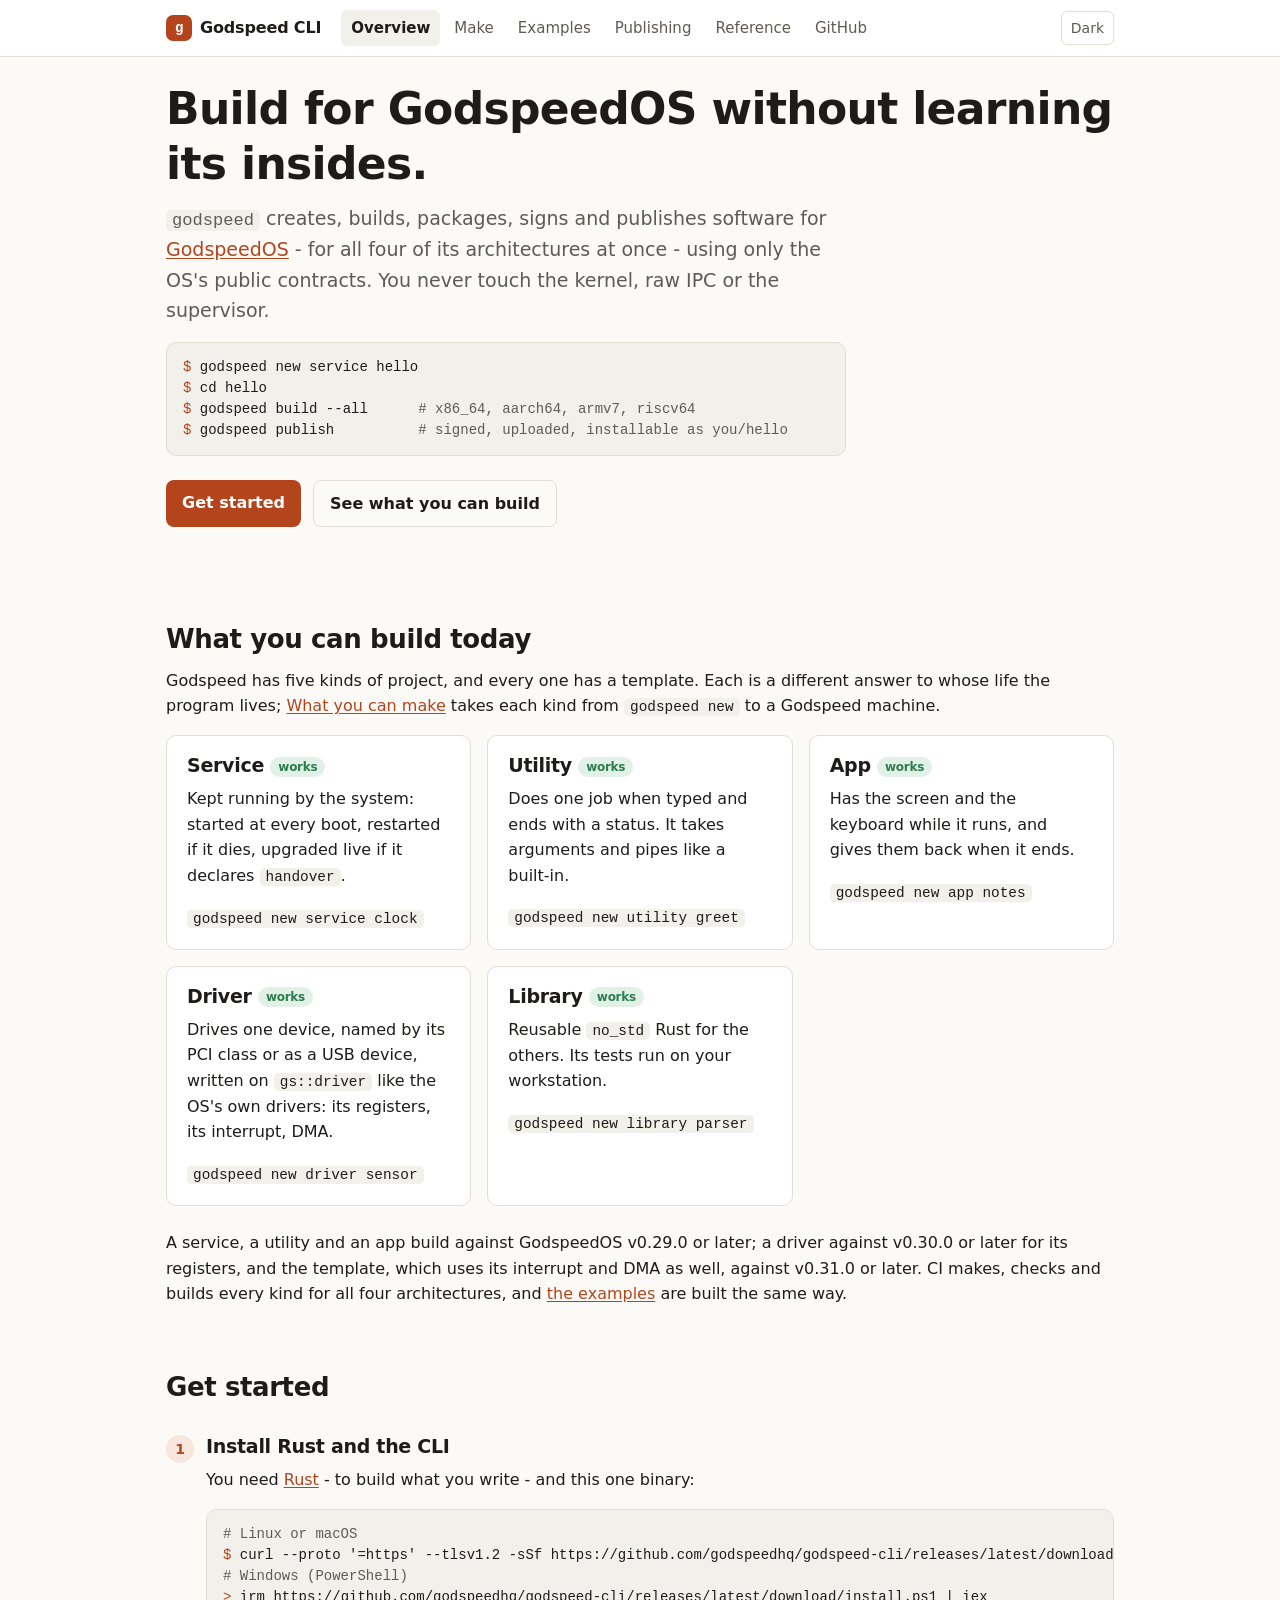
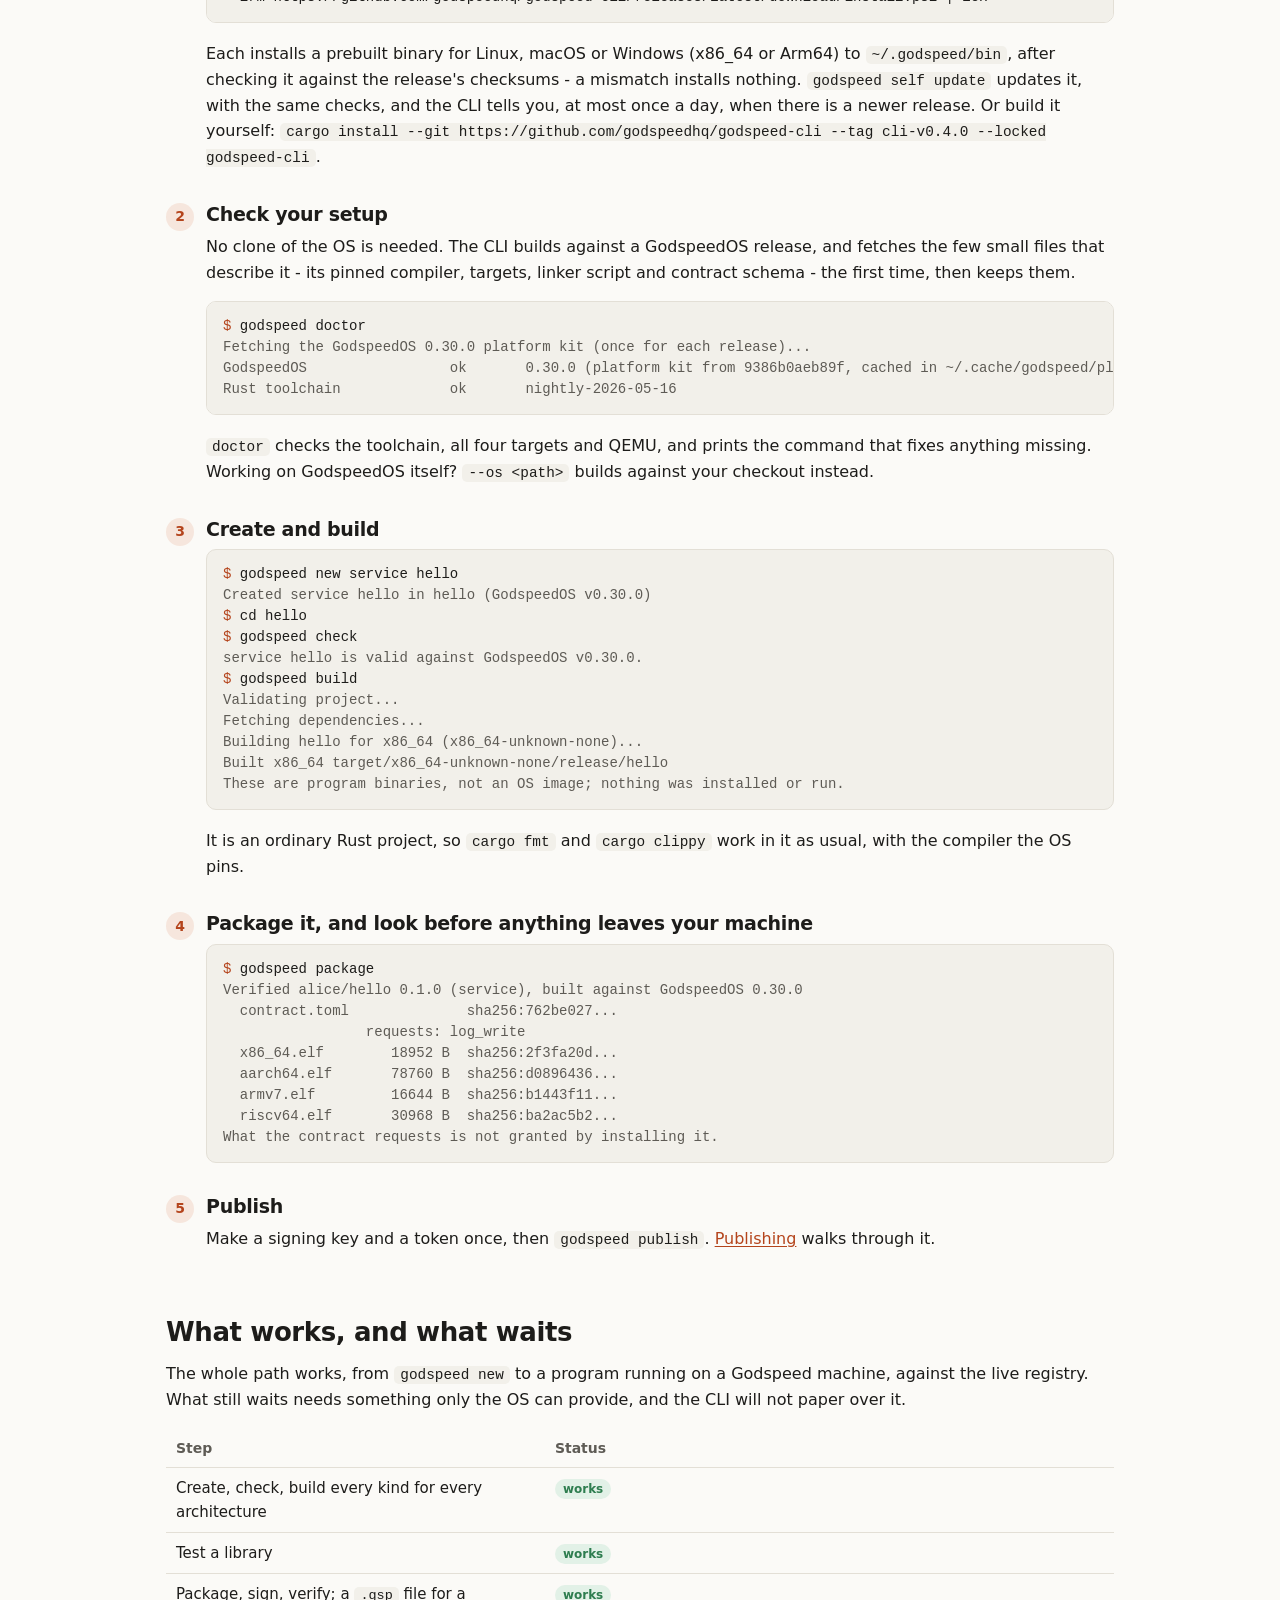
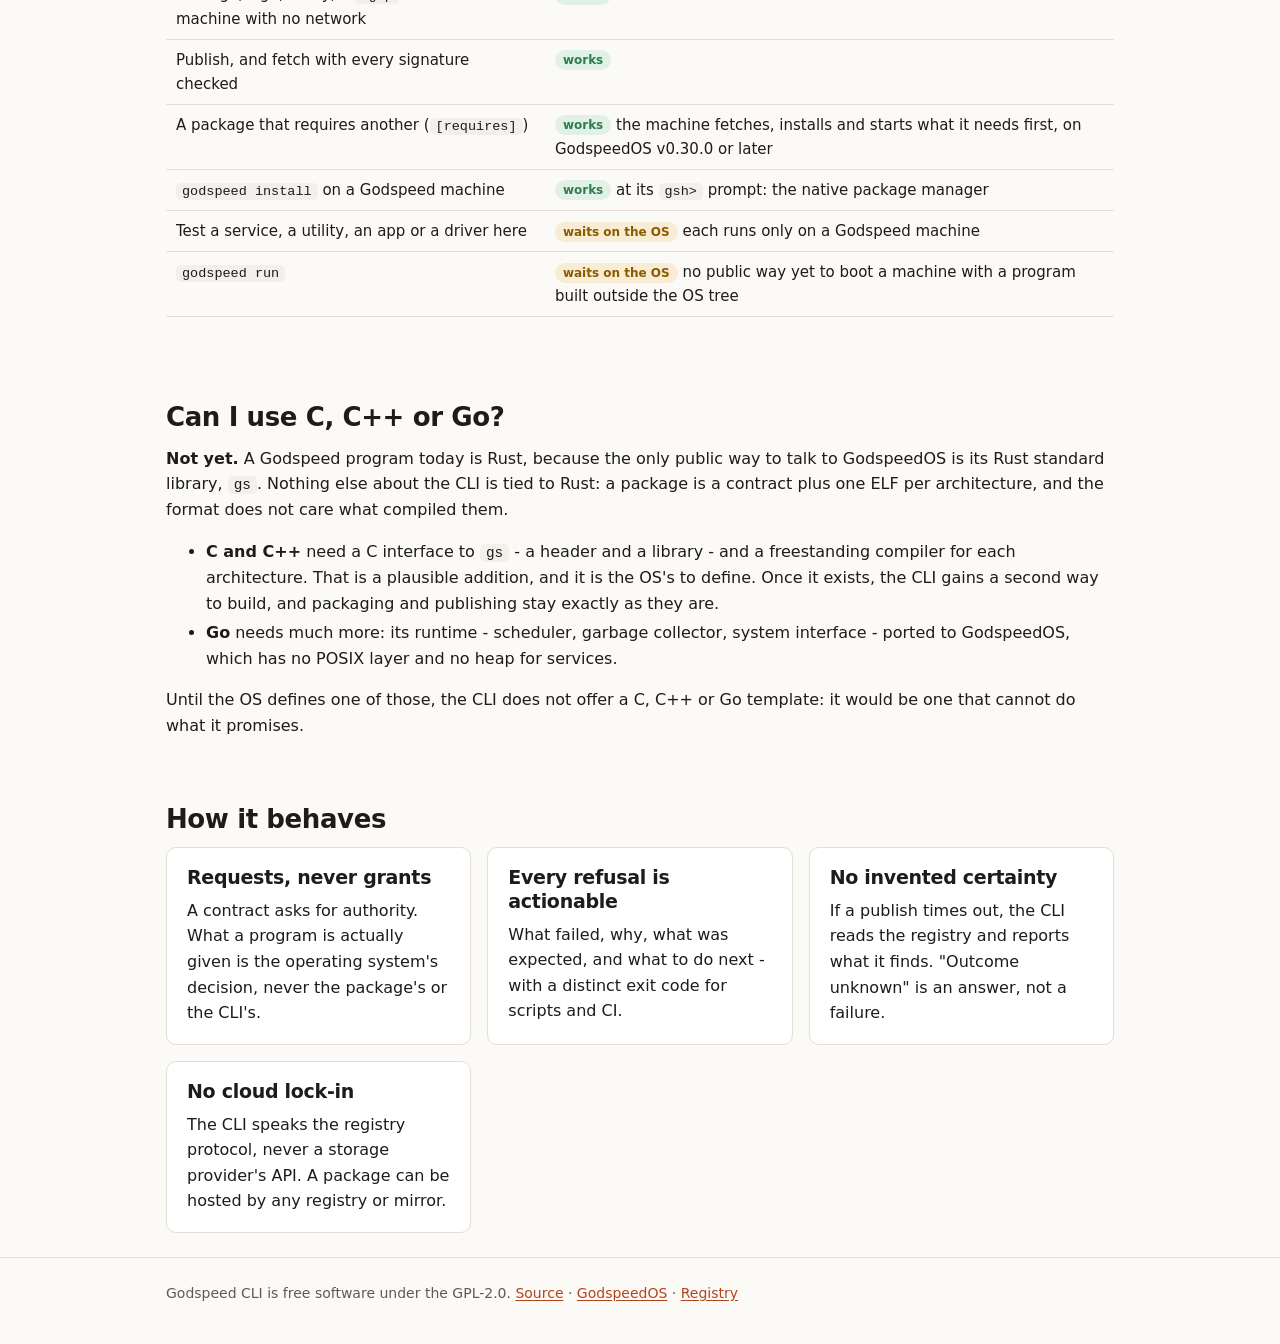
<file: site/index.html>
<!doctype html>
<html lang="en">
<head>
<meta charset="utf-8">
<meta name="viewport" content="width=device-width, initial-scale=1">
<title>Godspeed CLI</title>
<meta name="description" content="godspeed, the developer CLI for GodspeedOS: create, build, package, sign and publish Godspeed software, and verify anyone's.">
<link rel="stylesheet" href="style.css">
<script src="theme.js"></script>
</head>
<body>
<header class="site">
  <div class="wrap">
    <a class="brand" href="./"><span class="mark">g</span>Godspeed CLI</a>
    <nav class="main">
      <a href="./" aria-current="page">Overview</a>
      <a href="kinds.html">Make</a>
      <a href="examples.html">Examples</a>
      <a href="publishing.html">Publishing</a>
      <a href="reference.html">Reference</a>
      <a href="https://github.com/godspeedhq/godspeed-cli">GitHub</a>
    </nav>
    <button class="theme-toggle" type="button">Dark</button>
  </div>
</header>

<main class="wrap">
  <section class="hero">
    <h1>Build for GodspeedOS without learning its insides.</h1>
    <p class="lede"><code>godspeed</code> creates, builds, packages, signs and publishes software for
    <a href="https://github.com/godspeedhq/godspeed-os">GodspeedOS</a> - for all four of its architectures at
    once - using only the OS's public contracts. You never touch the kernel, raw IPC or the supervisor.</p>
<pre><span class="p">$ </span>godspeed new service hello
<span class="p">$ </span>cd hello
<span class="p">$ </span>godspeed build --all      <span class="c"># x86_64, aarch64, armv7, riscv64</span>
<span class="p">$ </span>godspeed publish          <span class="c"># signed, uploaded, installable as you/hello</span></pre>
    <div class="cta">
      <a class="button" href="#start">Get started</a>
      <a class="button secondary" href="examples.html">See what you can build</a>
    </div>
  </section>

  <h2 id="what">What you can build today</h2>
  <p>Godspeed has five kinds of project, and every one has a template. Each is a different answer to whose
  life the program lives; <a href="kinds.html">What you can make</a> takes each kind from
  <code>godspeed new</code> to a Godspeed machine.</p>
  <div class="grid">
    <a class="card" href="kinds.html#service">
      <h3>Service <span class="tag ok">works</span></h3>
      <p>Kept running by the system: started at every boot, restarted if it dies, upgraded live if it
      declares <code>handover</code>.</p>
      <p><code>godspeed new service clock</code></p>
    </a>
    <a class="card" href="kinds.html#utility">
      <h3>Utility <span class="tag ok">works</span></h3>
      <p>Does one job when typed and ends with a status. It takes arguments and pipes like a built-in.</p>
      <p><code>godspeed new utility greet</code></p>
    </a>
    <a class="card" href="kinds.html#app">
      <h3>App <span class="tag ok">works</span></h3>
      <p>Has the screen and the keyboard while it runs, and gives them back when it ends.</p>
      <p><code>godspeed new app notes</code></p>
    </a>
    <a class="card" href="kinds.html#driver">
      <h3>Driver <span class="tag ok">works</span></h3>
      <p>Drives one device, named by its PCI class or as a USB device, written on <code>gs::driver</code> like
      the OS's own drivers: its registers, its interrupt, DMA.</p>
      <p><code>godspeed new driver sensor</code></p>
    </a>
    <a class="card" href="kinds.html#library">
      <h3>Library <span class="tag ok">works</span></h3>
      <p>Reusable <code>no_std</code> Rust for the others. Its tests run on your workstation.</p>
      <p><code>godspeed new library parser</code></p>
    </a>
  </div>
  <p>A service, a utility and an app build against GodspeedOS v0.29.0 or later; a driver against v0.30.0 or
  later for its registers, and the template, which uses its interrupt and DMA as well, against v0.31.0 or
  later. CI makes, checks and builds every kind for all four architectures, and
  <a href="examples.html">the examples</a> are built the same way.</p>

  <h2 id="start">Get started</h2>
  <ol class="steps">
    <li>
      <h3>Install Rust and the CLI</h3>
      <p>You need <a href="https://rustup.rs">Rust</a> - to build what you write - and this one binary:</p>
<pre><span class="c"># Linux or macOS</span>
<span class="p">$ </span>curl --proto '=https' --tlsv1.2 -sSf https://github.com/godspeedhq/godspeed-cli/releases/latest/download/install.sh | sh
<span class="c"># Windows (PowerShell)</span>
<span class="p">&gt; </span>irm https://github.com/godspeedhq/godspeed-cli/releases/latest/download/install.ps1 | iex</pre>
      <p>Each installs a prebuilt binary for Linux, macOS or Windows (x86_64 or Arm64) to
      <code>~/.godspeed/bin</code>, after checking it against the release's checksums - a mismatch installs
      nothing. <code>godspeed self update</code> updates it, with the same checks, and the CLI tells you, at
      most once a day, when there is a newer release. Or build it yourself: <code>cargo install --git https://github.com/godspeedhq/godspeed-cli --tag cli-v0.4.0 --locked godspeed-cli</code>.</p>
    </li>
    <li>
      <h3>Check your setup</h3>
      <p>No clone of the OS is needed. The CLI builds against a GodspeedOS release, and fetches the few small
      files that describe it - its pinned compiler, targets, linker script and contract schema - the first
      time, then keeps them.</p>
<pre><span class="p">$ </span>godspeed doctor
<span class="o">Fetching the GodspeedOS 0.30.0 platform kit (once for each release)...
GodspeedOS                 ok       0.30.0 (platform kit from 9386b0aeb89f, cached in ~/.cache/godspeed/platform/0.30.0)
Rust toolchain             ok       nightly-2026-05-16</span></pre>
      <p><code>doctor</code> checks the toolchain, all four targets and QEMU, and prints the command that
      fixes anything missing. Working on GodspeedOS itself? <code>--os &lt;path&gt;</code> builds against your
      checkout instead.</p>
    </li>
    <li>
      <h3>Create and build</h3>
<pre><span class="p">$ </span>godspeed new service hello
<span class="o">Created service hello in hello (GodspeedOS v0.30.0)</span>
<span class="p">$ </span>cd hello
<span class="p">$ </span>godspeed check
<span class="o">service hello is valid against GodspeedOS v0.30.0.</span>
<span class="p">$ </span>godspeed build
<span class="o">Validating project...
Fetching dependencies...
Building hello for x86_64 (x86_64-unknown-none)...
Built x86_64 target/x86_64-unknown-none/release/hello
These are program binaries, not an OS image; nothing was installed or run.</span></pre>
      <p>It is an ordinary Rust project, so <code>cargo fmt</code> and <code>cargo clippy</code> work in it
      as usual, with the compiler the OS pins.</p>
    </li>
    <li>
      <h3>Package it, and look before anything leaves your machine</h3>
<pre><span class="p">$ </span>godspeed package
<span class="o">Verified alice/hello 0.1.0 (service), built against GodspeedOS 0.30.0
  contract.toml              sha256:762be027...
                 requests: log_write
  x86_64.elf        18952 B  sha256:2f3fa20d...
  aarch64.elf       78760 B  sha256:d0896436...
  armv7.elf         16644 B  sha256:b1443f11...
  riscv64.elf       30968 B  sha256:ba2ac5b2...
What the contract requests is not granted by installing it.</span></pre>
    </li>
    <li>
      <h3>Publish</h3>
      <p>Make a signing key and a token once, then <code>godspeed publish</code>.
      <a href="publishing.html">Publishing</a> walks through it.</p>
    </li>
  </ol>

  <h2 id="status">What works, and what waits</h2>
  <p>The whole path works, from <code>godspeed new</code> to a program running on a Godspeed machine, against
  the live registry. What still waits needs something only the OS can provide, and the CLI will not paper
  over it.</p>
  <div class="table-scroll"><table>
    <tr><th>Step</th><th>Status</th></tr>
    <tr><td>Create, check, build every kind for every architecture</td><td><span class="tag ok">works</span></td></tr>
    <tr><td>Test a library</td><td><span class="tag ok">works</span></td></tr>
    <tr><td>Package, sign, verify; a <code>.gsp</code> file for a machine with no network</td><td><span class="tag ok">works</span></td></tr>
    <tr><td>Publish, and fetch with every signature checked</td><td><span class="tag ok">works</span></td></tr>
    <tr><td>A package that requires another (<code>[requires]</code>)</td><td><span class="tag ok">works</span> the machine fetches, installs and starts what it needs first, on GodspeedOS v0.30.0 or later</td></tr>
    <tr><td><code>godspeed install</code> on a Godspeed machine</td><td><span class="tag ok">works</span> at its <code>gsh&gt;</code> prompt: the native package manager</td></tr>
    <tr><td>Test a service, a utility, an app or a driver here</td><td><span class="tag no">waits on the OS</span> each runs only on a Godspeed machine</td></tr>
    <tr><td><code>godspeed run</code></td><td><span class="tag no">waits on the OS</span> no public way yet to boot a machine with a program built outside the OS tree</td></tr>
  </table></div>

  <h2 id="languages">Can I use C, C++ or Go?</h2>
  <p><strong>Not yet.</strong> A Godspeed program today is Rust, because the only public way to talk to
  GodspeedOS is its Rust standard library, <code>gs</code>. Nothing else about the CLI is tied to Rust: a
  package is a contract plus one ELF per architecture, and the format does not care what compiled them.</p>
  <ul>
    <li><strong>C and C++</strong> need a C interface to <code>gs</code> - a header and a library - and a
    freestanding compiler for each architecture. That is a plausible addition, and it is the OS's to
    define. Once it exists, the CLI gains a second way to build, and packaging and publishing stay exactly
    as they are.</li>
    <li><strong>Go</strong> needs much more: its runtime - scheduler, garbage collector, system interface -
    ported to GodspeedOS, which has no POSIX layer and no heap for services.</li>
  </ul>
  <p>Until the OS defines one of those, the CLI does not offer a C, C++ or Go template: it would be one that
  cannot do what it promises.</p>

  <h2 id="principles">How it behaves</h2>
  <div class="grid">
    <div class="card"><h3>Requests, never grants</h3><p>A contract asks for authority. What a program is
    actually given is the operating system's decision, never the package's or the CLI's.</p></div>
    <div class="card"><h3>Every refusal is actionable</h3><p>What failed, why, what was expected, and what to
    do next - with a distinct exit code for scripts and CI.</p></div>
    <div class="card"><h3>No invented certainty</h3><p>If a publish times out, the CLI reads the registry and
    reports what it finds. "Outcome unknown" is an answer, not a failure.</p></div>
    <div class="card"><h3>No cloud lock-in</h3><p>The CLI speaks the registry protocol, never a storage
    provider's API. A package can be hosted by any registry or mirror.</p></div>
  </div>
</main>

<footer class="site">
  <div class="wrap">
    Godspeed CLI is free software under the GPL-2.0.
    <a href="https://github.com/godspeedhq/godspeed-cli">Source</a> ·
    <a href="https://github.com/godspeedhq/godspeed-os">GodspeedOS</a> ·
    <a href="https://github.com/godspeedhq/godspeed-registry">Registry</a>
  </div>
</footer>
</body>
</html>
</file>
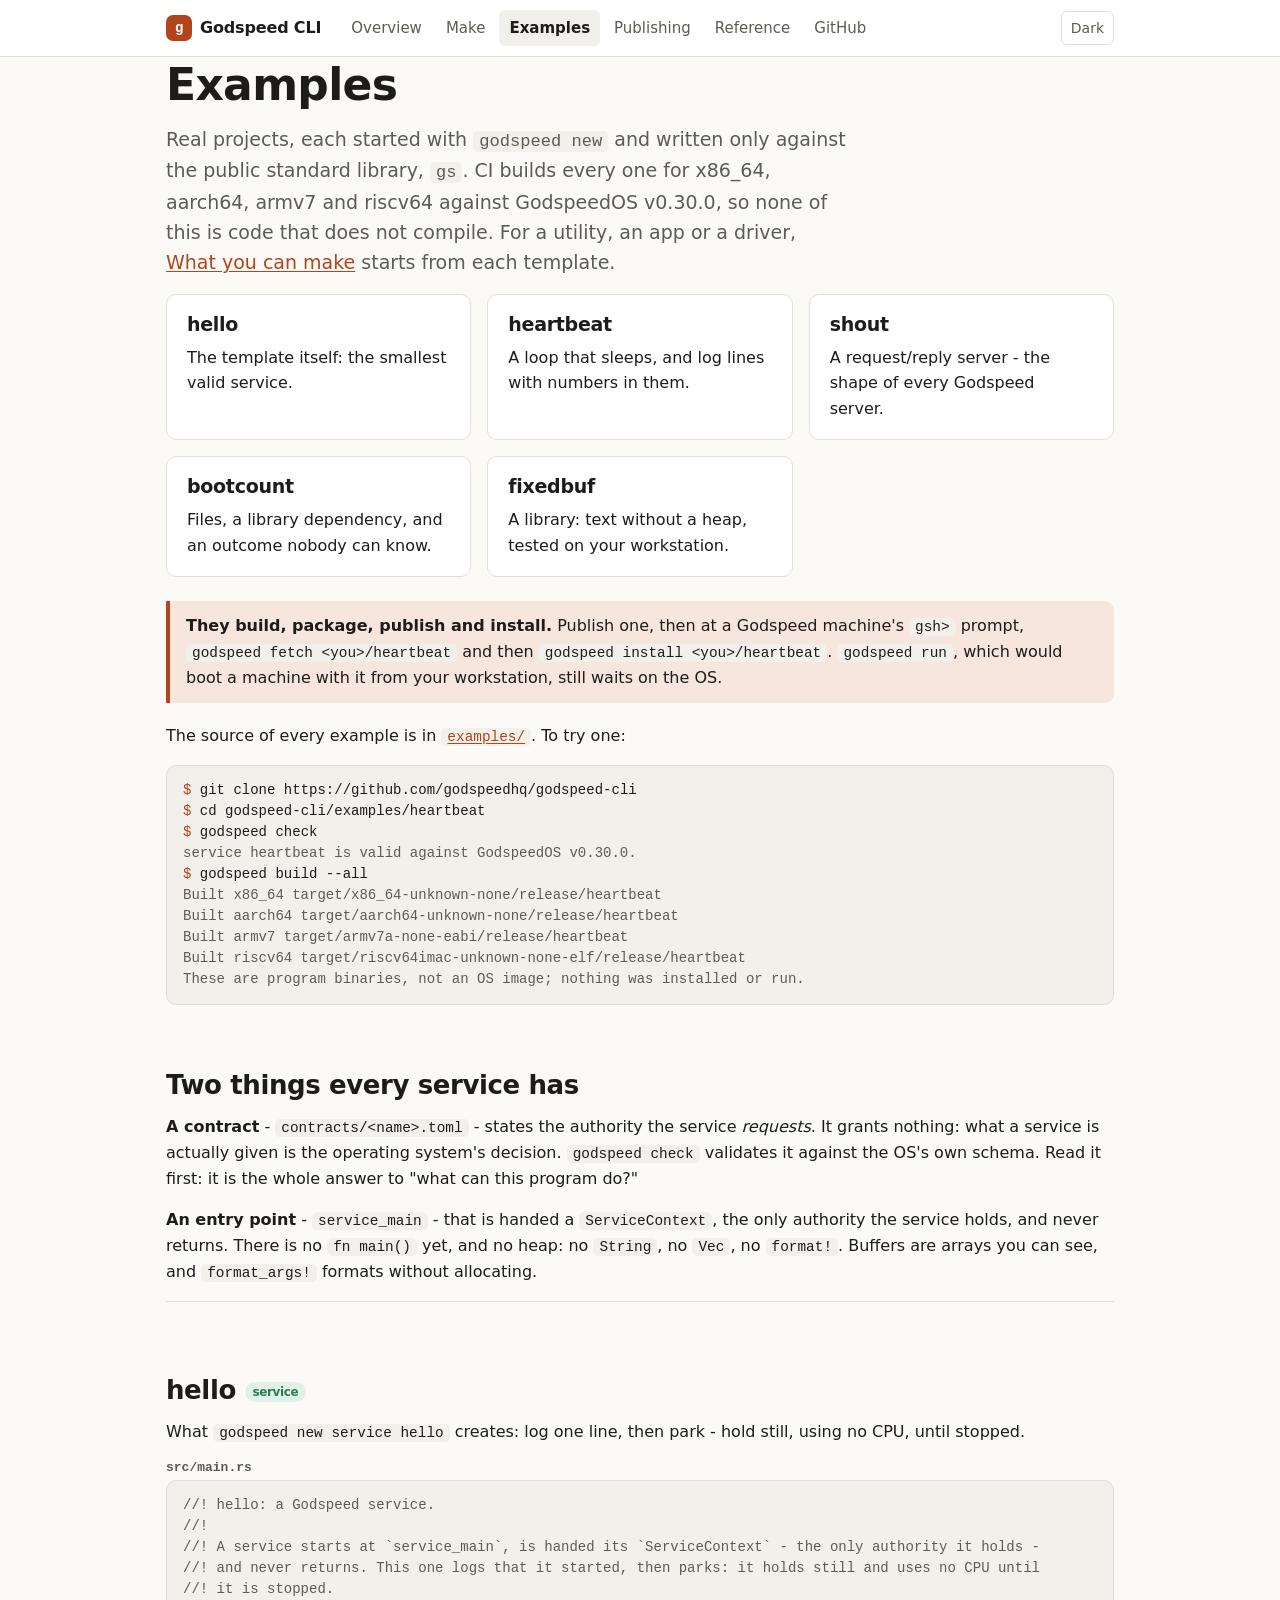
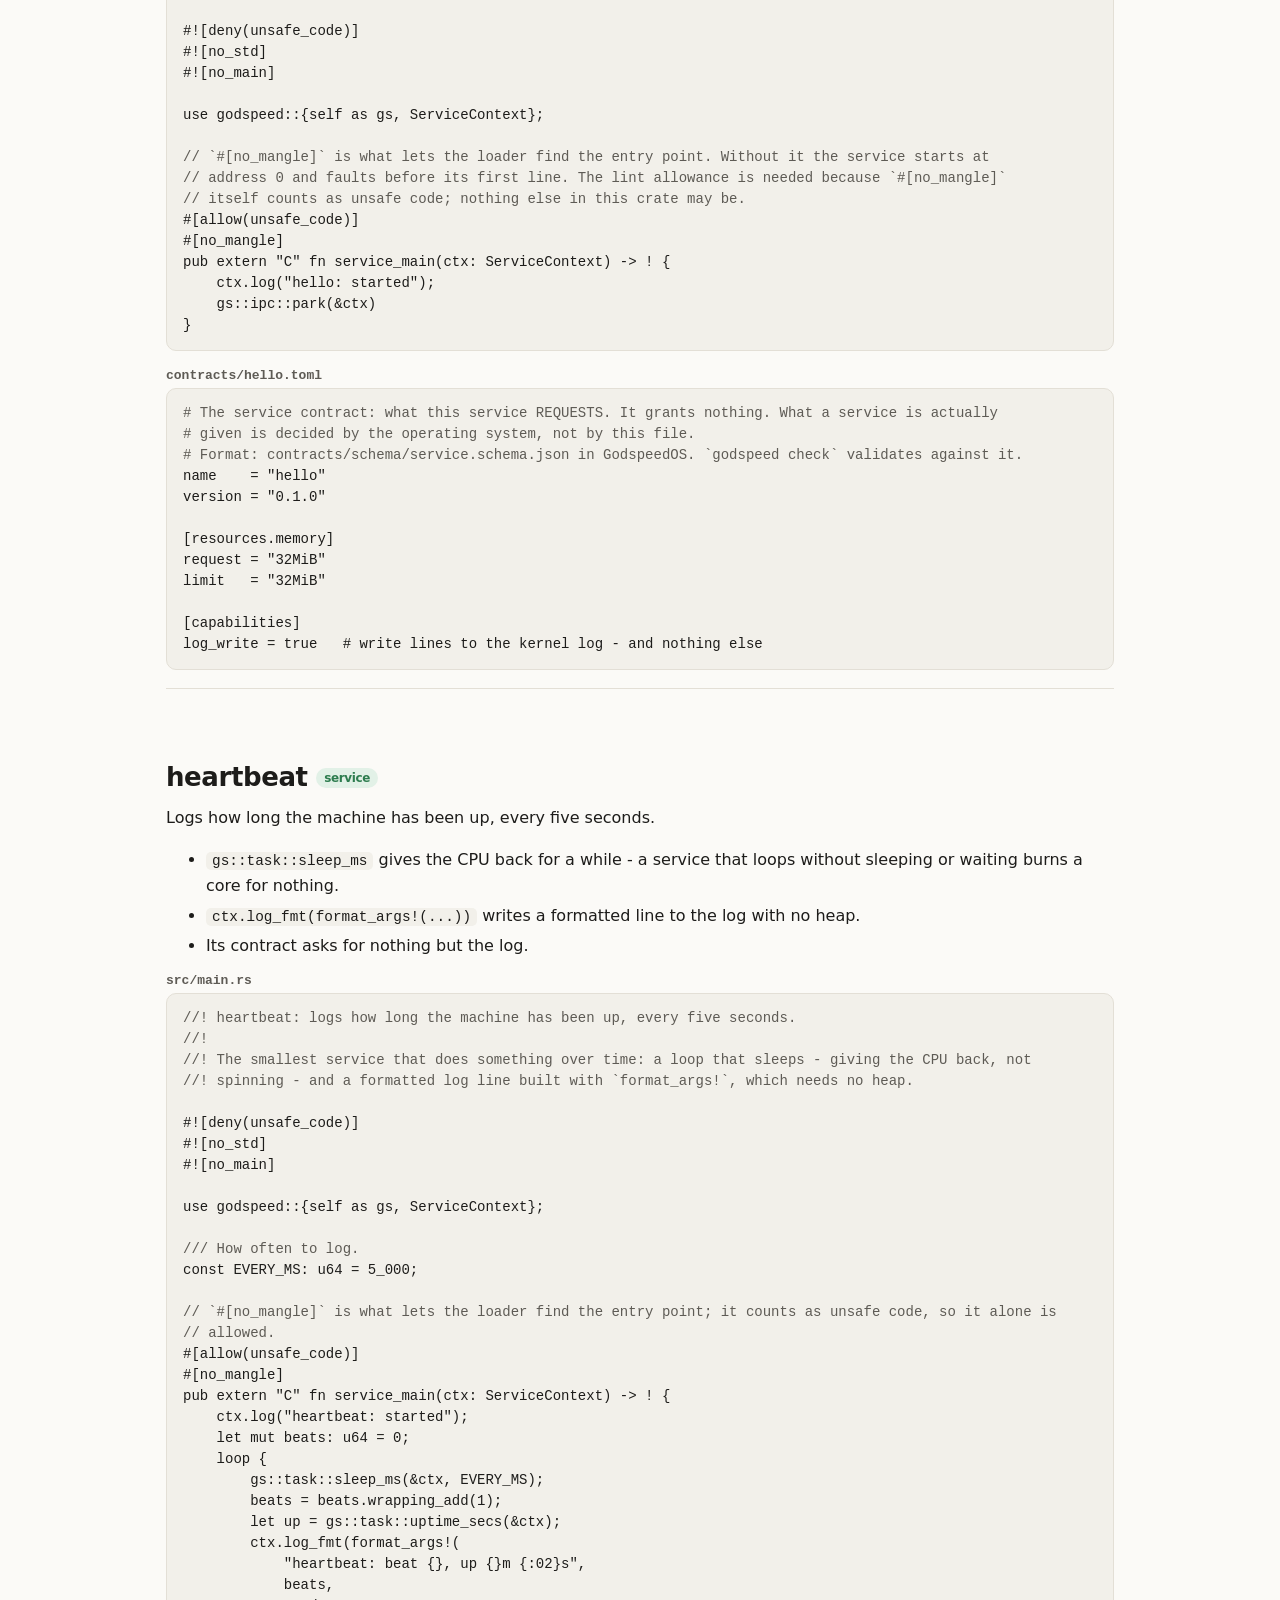
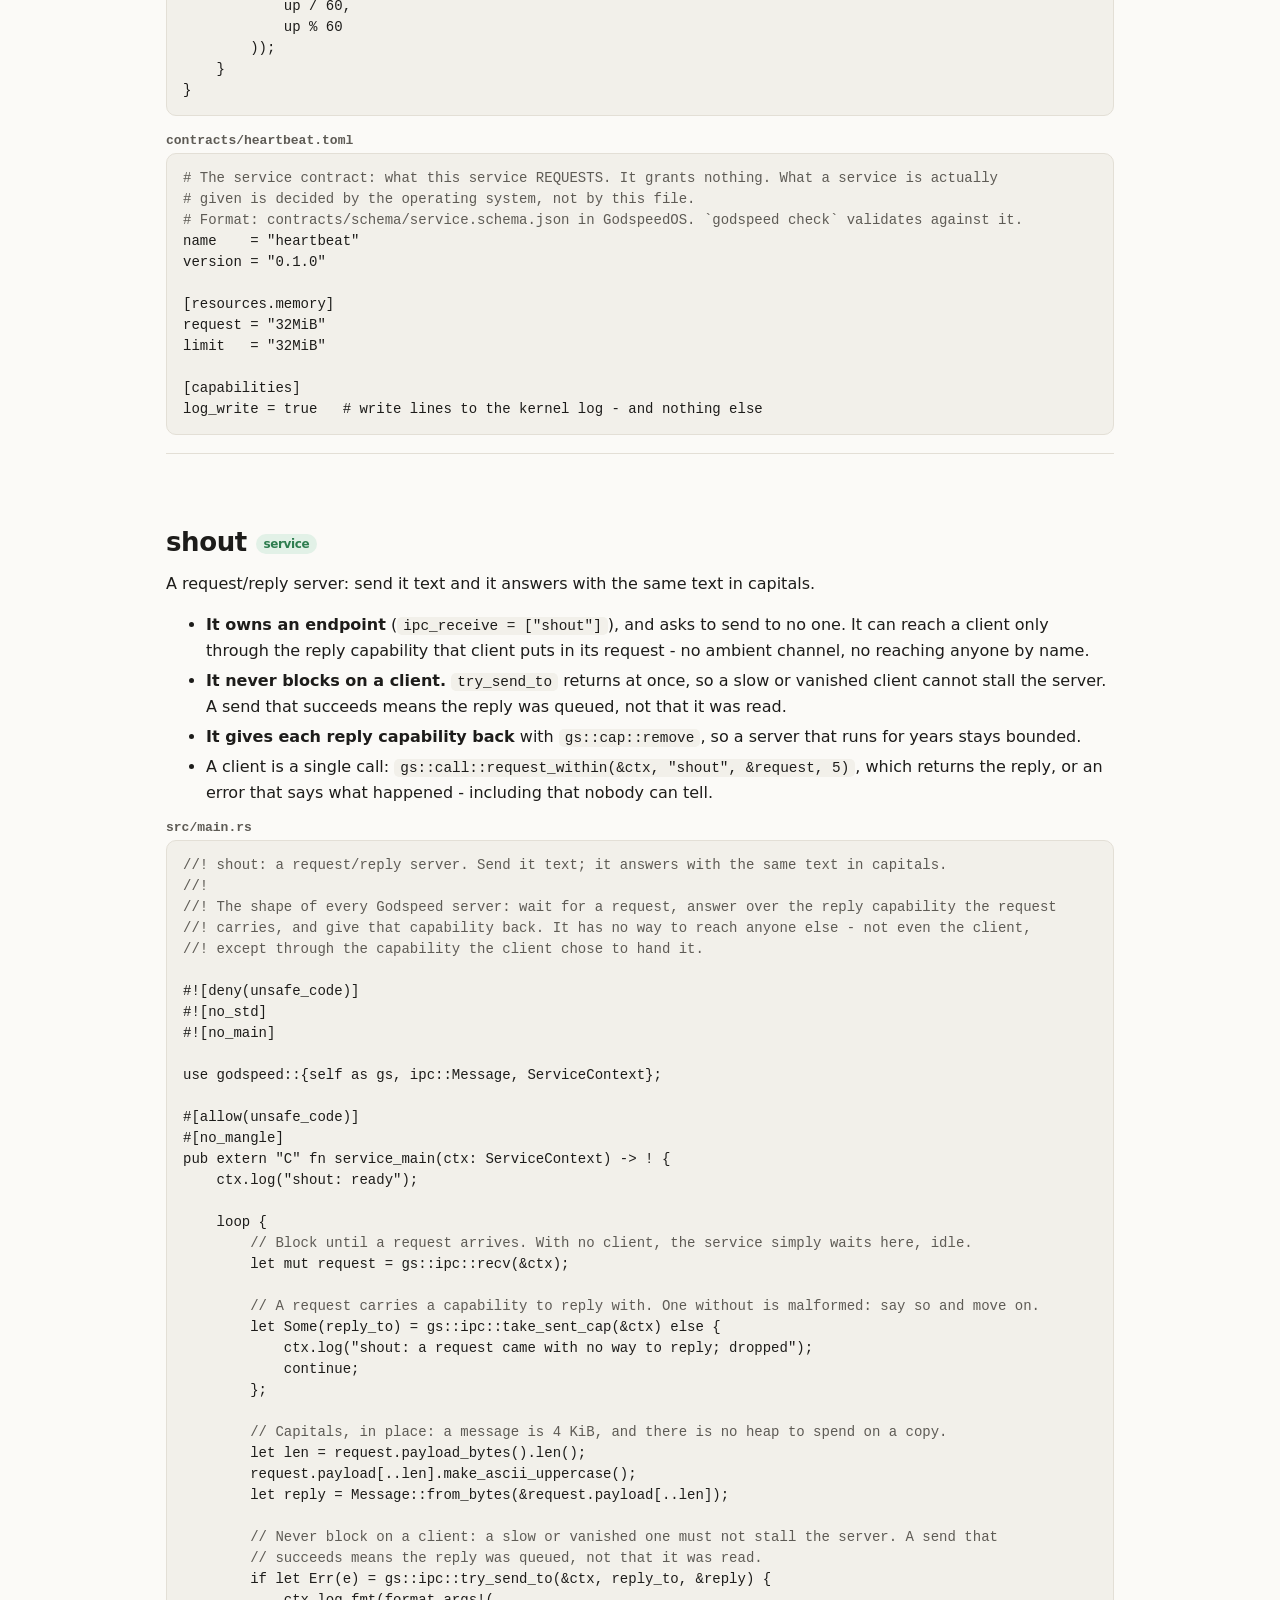
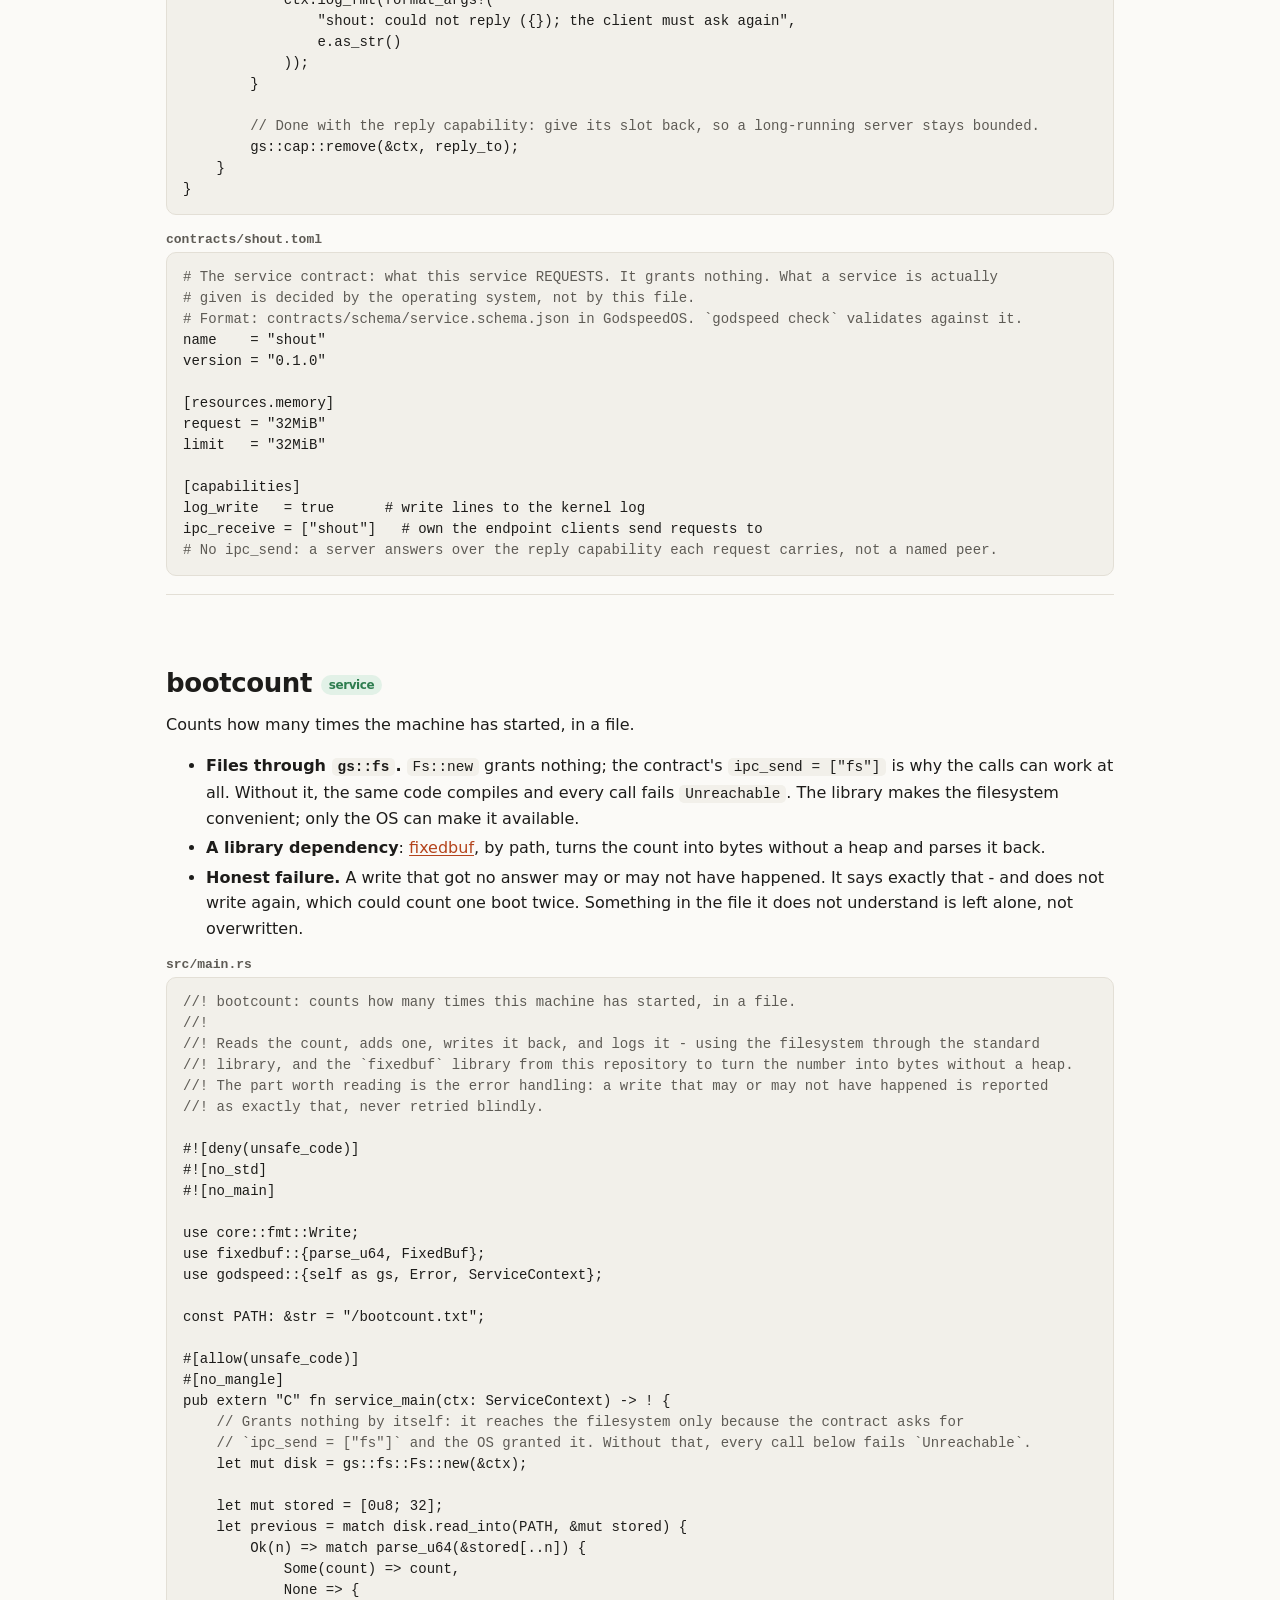
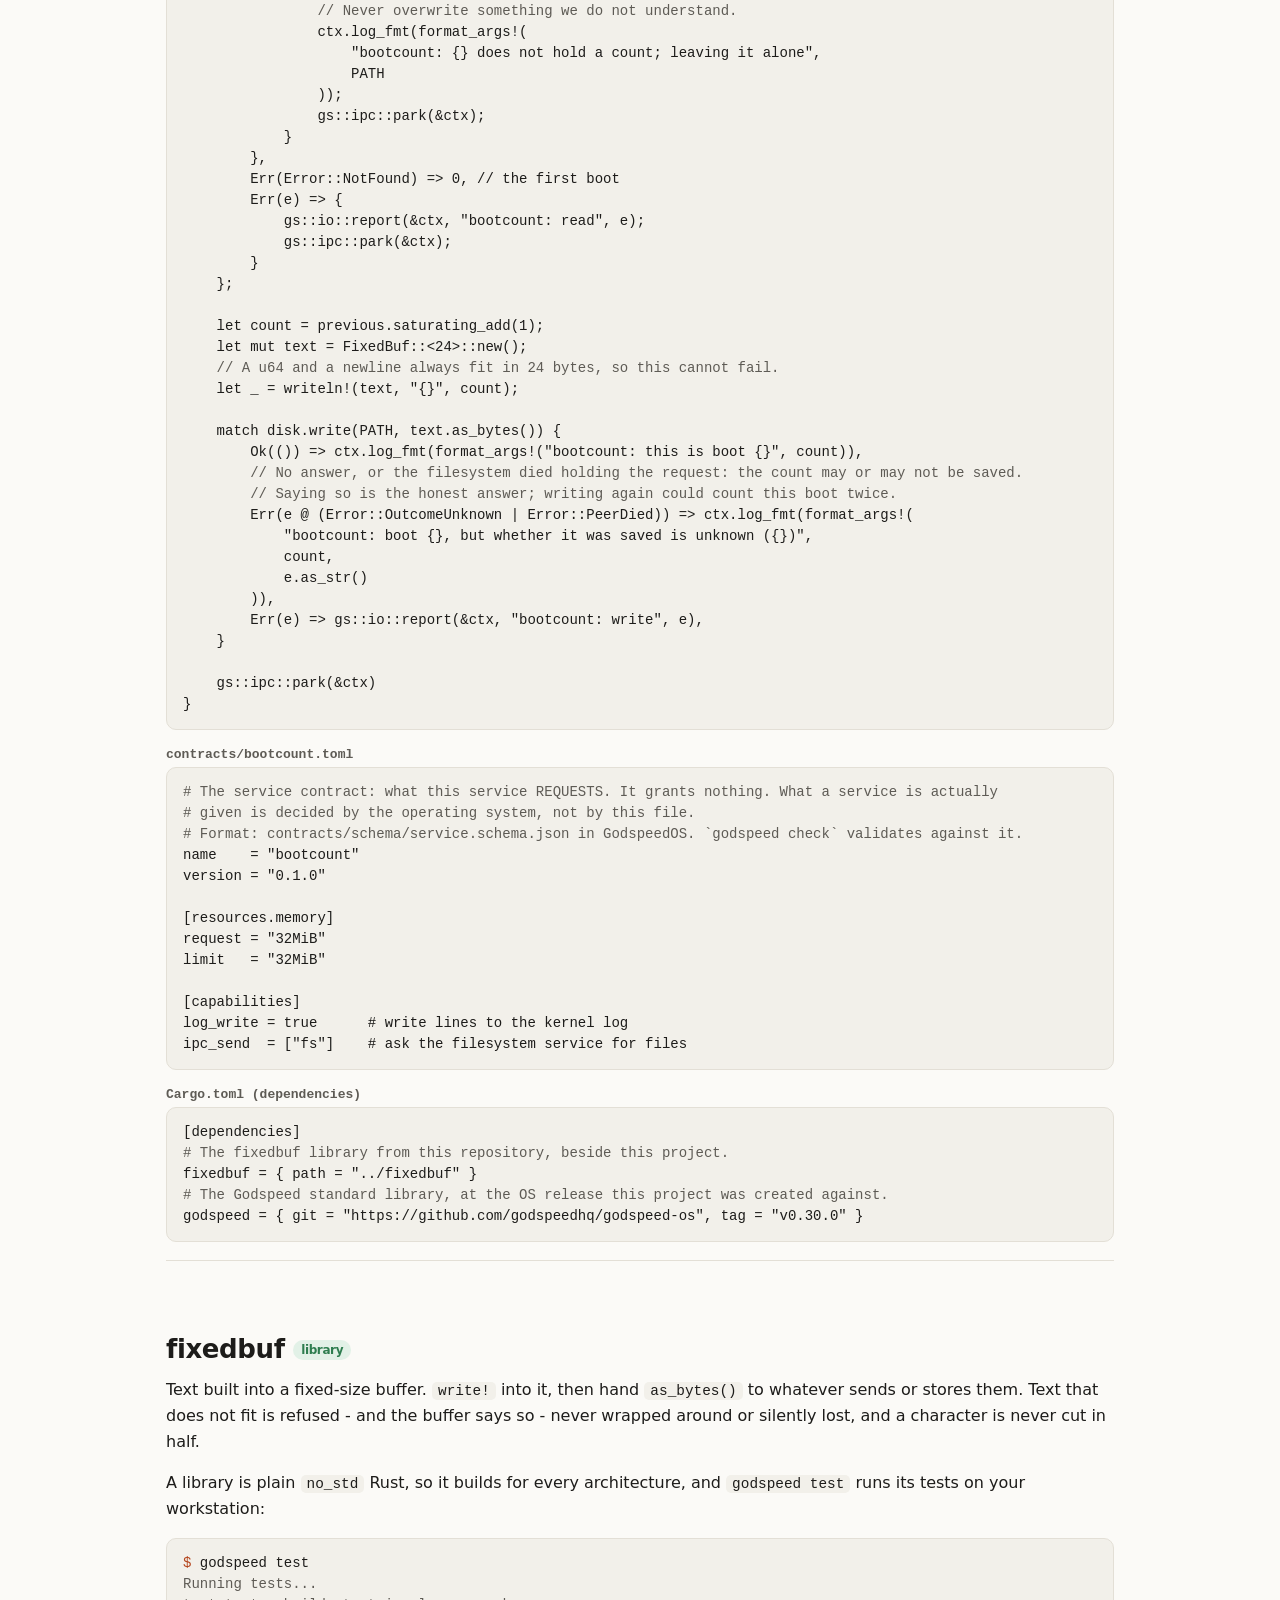
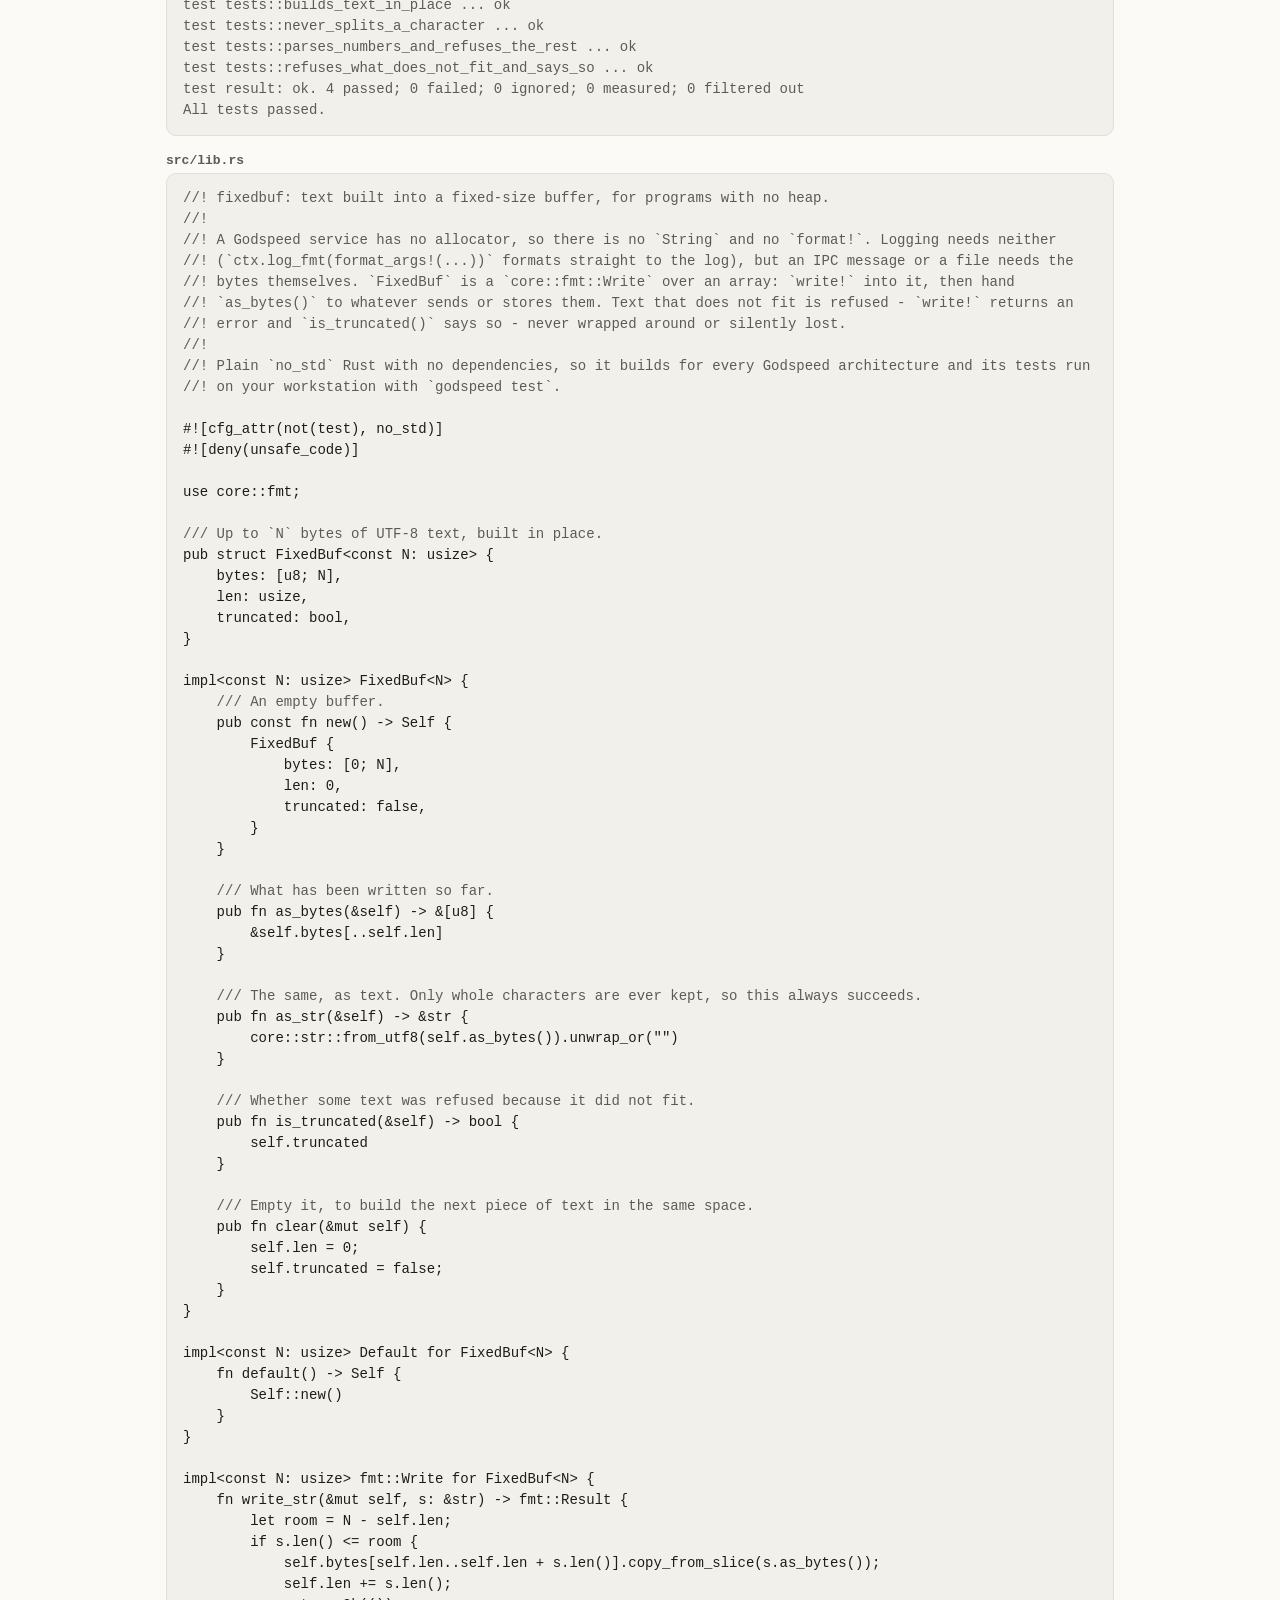
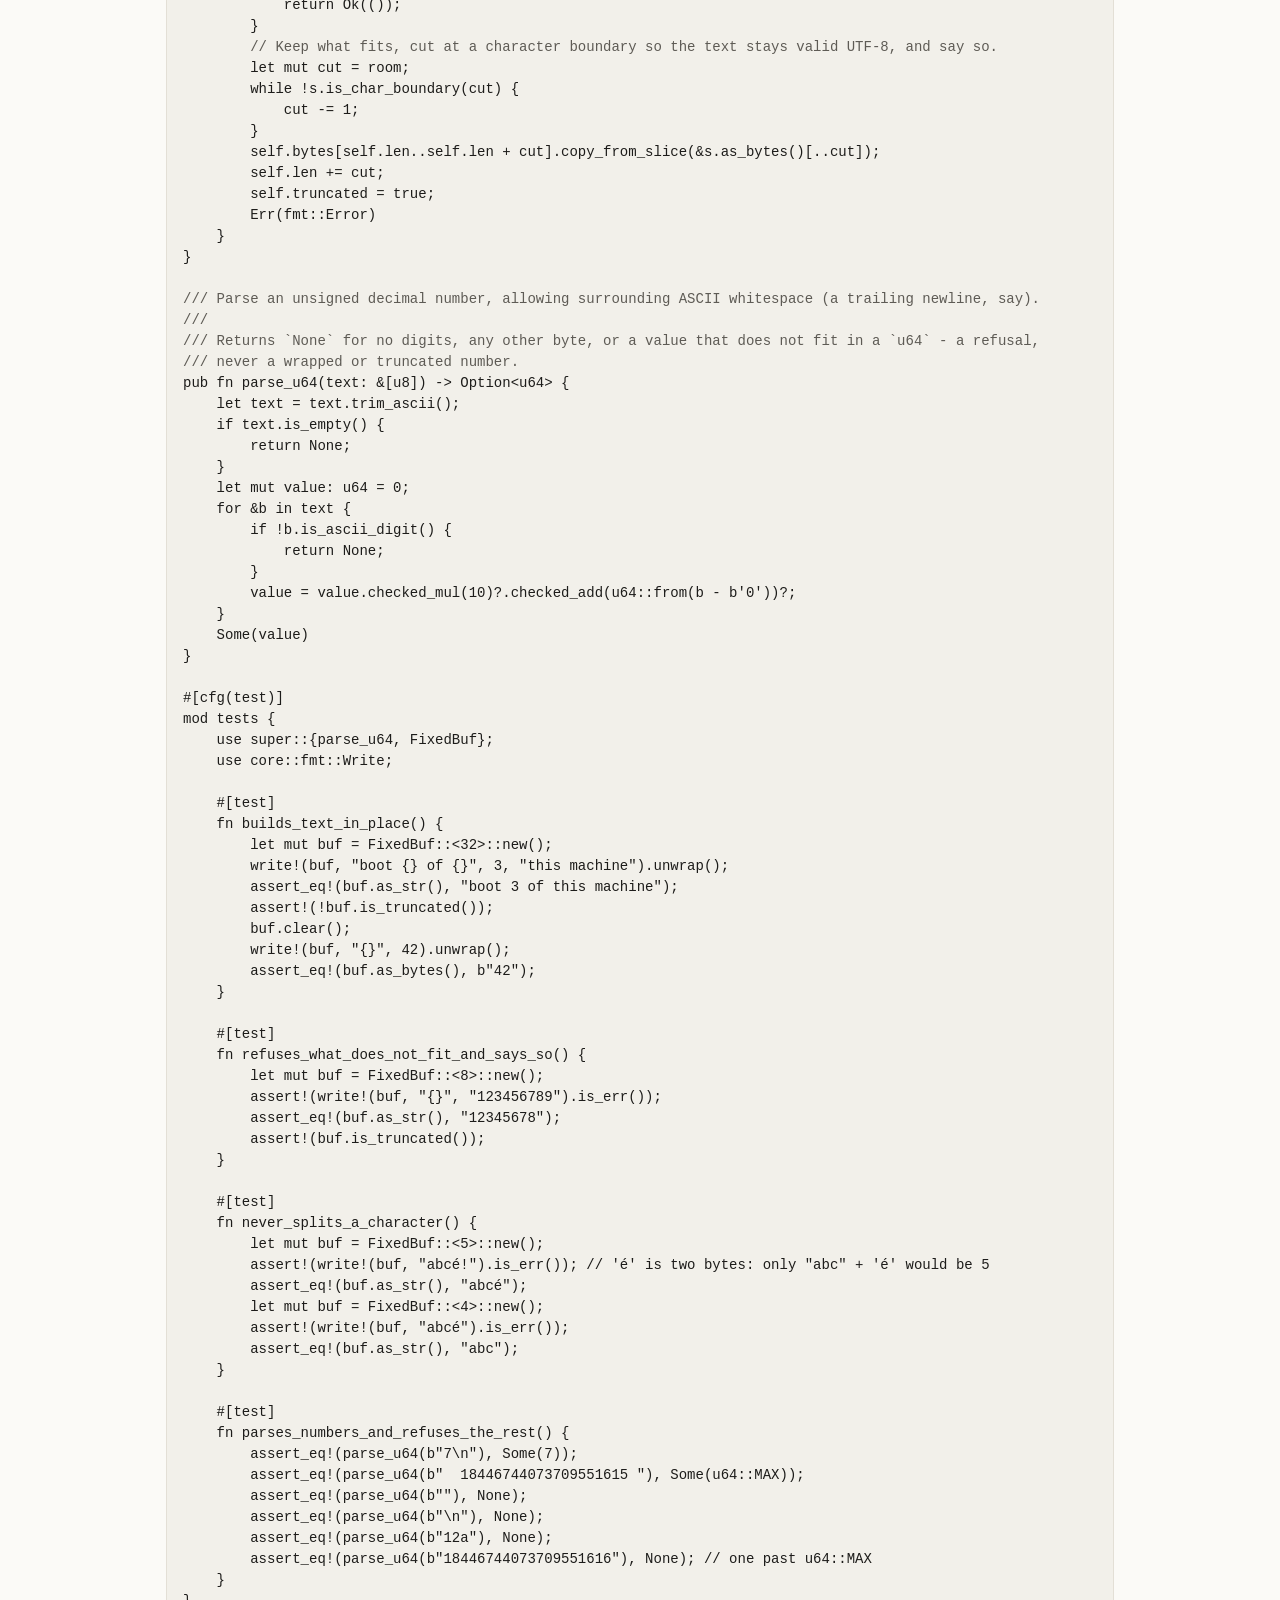
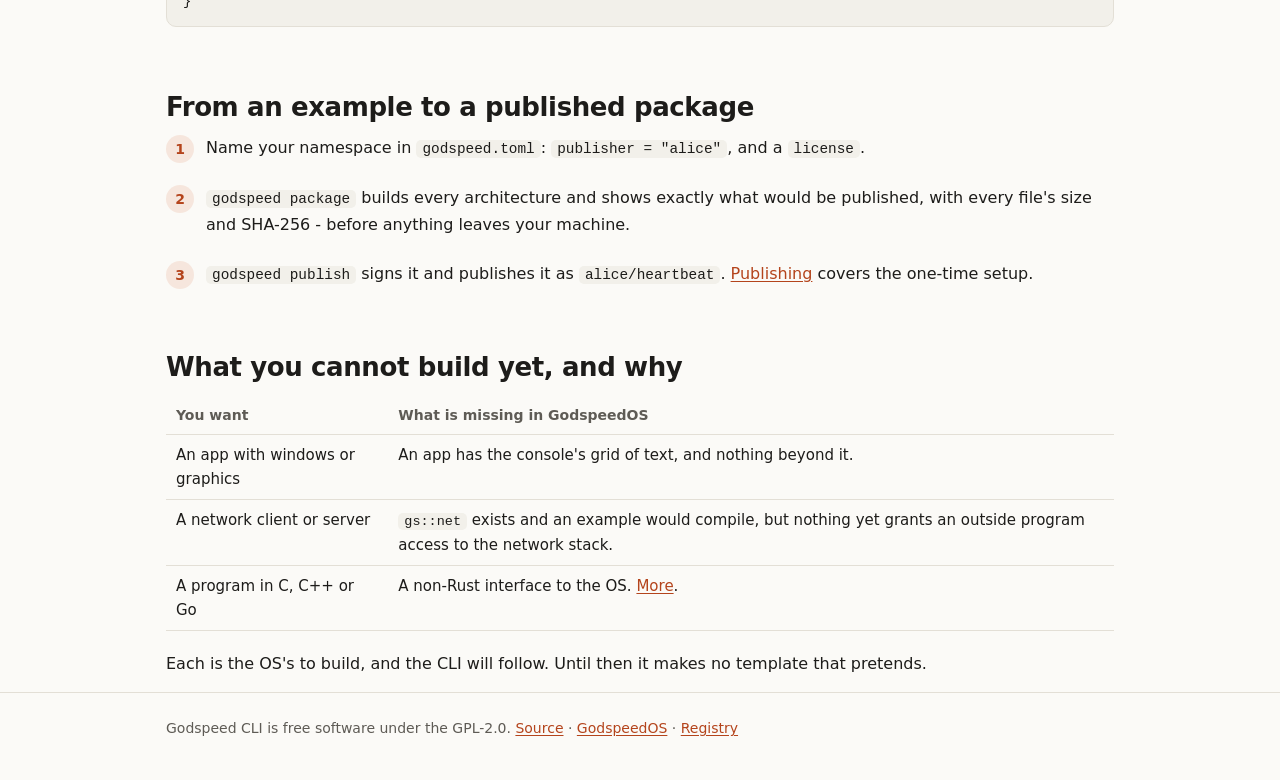
<file: site/examples.html>
<!doctype html>
<html lang="en">
<head>
<meta charset="utf-8">
<meta name="viewport" content="width=device-width, initial-scale=1">
<title>Examples - Godspeed CLI</title>
<meta name="description" content="What you can build for GodspeedOS with the godspeed CLI today: services and libraries, each built for every architecture in CI.">
<link rel="stylesheet" href="style.css">
<script src="theme.js"></script>
</head>
<body>
<header class="site">
  <div class="wrap">
    <a class="brand" href="./"><span class="mark">g</span>Godspeed CLI</a>
    <nav class="main">
      <a href="./">Overview</a>
      <a href="kinds.html">Make</a>
      <a href="examples.html" aria-current="page">Examples</a>
      <a href="publishing.html">Publishing</a>
      <a href="reference.html">Reference</a>
      <a href="https://github.com/godspeedhq/godspeed-cli">GitHub</a>
    </nav>
    <button class="theme-toggle" type="button">Dark</button>
  </div>
</header>

<main class="wrap">
  <h1>Examples</h1>
  <p class="lede">Real projects, each started with <code>godspeed new</code> and written only against the
  public standard library, <code>gs</code>. CI builds every one for x86_64, aarch64, armv7 and riscv64
  against GodspeedOS v0.30.0, so none of this is code that does not compile. For a utility, an app or a
  driver, <a href="kinds.html">What you can make</a> starts from each template.</p>

  <div class="grid">
    <a class="card" href="#hello"><h3>hello</h3><p>The template itself: the smallest valid service.</p></a>
    <a class="card" href="#heartbeat"><h3>heartbeat</h3><p>A loop that sleeps, and log lines with numbers in them.</p></a>
    <a class="card" href="#shout"><h3>shout</h3><p>A request/reply server - the shape of every Godspeed server.</p></a>
    <a class="card" href="#bootcount"><h3>bootcount</h3><p>Files, a library dependency, and an outcome nobody can know.</p></a>
    <a class="card" href="#fixedbuf"><h3>fixedbuf</h3><p>A library: text without a heap, tested on your workstation.</p></a>
  </div>

  <div class="note">
    <p><strong>They build, package, publish and install.</strong> Publish one, then at a Godspeed machine's
    <code>gsh&gt;</code> prompt, <code>godspeed fetch &lt;you&gt;/heartbeat</code> and then
    <code>godspeed install &lt;you&gt;/heartbeat</code>. <code>godspeed run</code>, which
    would boot a machine with it from your workstation, still waits on the OS.</p>
  </div>

  <p>The source of every example is in
  <a href="https://github.com/godspeedhq/godspeed-cli/tree/main/examples"><code>examples/</code></a>. To try
  one:</p>
<pre><span class="p">$ </span>git clone https://github.com/godspeedhq/godspeed-cli
<span class="p">$ </span>cd godspeed-cli/examples/heartbeat
<span class="p">$ </span>godspeed check
<span class="o">service heartbeat is valid against GodspeedOS v0.30.0.</span>
<span class="p">$ </span>godspeed build --all
<span class="o">Built x86_64 target/x86_64-unknown-none/release/heartbeat
Built aarch64 target/aarch64-unknown-none/release/heartbeat
Built armv7 target/armv7a-none-eabi/release/heartbeat
Built riscv64 target/riscv64imac-unknown-none-elf/release/heartbeat
These are program binaries, not an OS image; nothing was installed or run.</span></pre>

  <h2>Two things every service has</h2>
  <p><strong>A contract</strong> - <code>contracts/&lt;name&gt;.toml</code> - states the authority the
  service <em>requests</em>. It grants nothing: what a service is actually given is the operating system's
  decision. <code>godspeed check</code> validates it against the OS's own schema. Read it first: it is the
  whole answer to "what can this program do?"</p>
  <p><strong>An entry point</strong> - <code>service_main</code> - that is handed a
  <code>ServiceContext</code>, the only authority the service holds, and never returns. There is no
  <code>fn main()</code> yet, and no heap: no <code>String</code>, no <code>Vec</code>, no
  <code>format!</code>. Buffers are arrays you can see, and <code>format_args!</code> formats without
  allocating.</p>

  <section class="example" id="hello">
    <h2>hello <span class="tag ok">service</span></h2>
    <p>What <code>godspeed new service hello</code> creates: log one line, then park - hold still, using no
    CPU, until stopped.</p>
<span class="file">src/main.rs</span>
<pre><span class="c">//! hello: a Godspeed service.</span>
<span class="c">//!</span>
<span class="c">//! A service starts at `service_main`, is handed its `ServiceContext` - the only authority it holds -</span>
<span class="c">//! and never returns. This one logs that it started, then parks: it holds still and uses no CPU until</span>
<span class="c">//! it is stopped.</span>

#![deny(unsafe_code)]
#![no_std]
#![no_main]

use godspeed::{self as gs, ServiceContext};

<span class="c">// `#[no_mangle]` is what lets the loader find the entry point. Without it the service starts at</span>
<span class="c">// address 0 and faults before its first line. The lint allowance is needed because `#[no_mangle]`</span>
<span class="c">// itself counts as unsafe code; nothing else in this crate may be.</span>
#[allow(unsafe_code)]
#[no_mangle]
pub extern "C" fn service_main(ctx: ServiceContext) -&gt; ! {
    ctx.log("hello: started");
    gs::ipc::park(&amp;ctx)
}</pre>
<span class="file">contracts/hello.toml</span>
<pre><span class="c"># The service contract: what this service REQUESTS. It grants nothing. What a service is actually</span>
<span class="c"># given is decided by the operating system, not by this file.</span>
<span class="c"># Format: contracts/schema/service.schema.json in GodspeedOS. `godspeed check` validates against it.</span>
name    = "hello"
version = "0.1.0"

[resources.memory]
request = "32MiB"
limit   = "32MiB"

[capabilities]
log_write = true   # write lines to the kernel log - and nothing else</pre>
  </section>

  <section class="example" id="heartbeat">
    <h2>heartbeat <span class="tag ok">service</span></h2>
    <p>Logs how long the machine has been up, every five seconds.</p>
    <ul>
      <li><code>gs::task::sleep_ms</code> gives the CPU back for a while - a service that loops without
      sleeping or waiting burns a core for nothing.</li>
      <li><code>ctx.log_fmt(format_args!(...))</code> writes a formatted line to the log with no heap.</li>
      <li>Its contract asks for nothing but the log.</li>
    </ul>
<span class="file">src/main.rs</span>
<pre><span class="c">//! heartbeat: logs how long the machine has been up, every five seconds.</span>
<span class="c">//!</span>
<span class="c">//! The smallest service that does something over time: a loop that sleeps - giving the CPU back, not</span>
<span class="c">//! spinning - and a formatted log line built with `format_args!`, which needs no heap.</span>

#![deny(unsafe_code)]
#![no_std]
#![no_main]

use godspeed::{self as gs, ServiceContext};

<span class="c">/// How often to log.</span>
const EVERY_MS: u64 = 5_000;

<span class="c">// `#[no_mangle]` is what lets the loader find the entry point; it counts as unsafe code, so it alone is</span>
<span class="c">// allowed.</span>
#[allow(unsafe_code)]
#[no_mangle]
pub extern "C" fn service_main(ctx: ServiceContext) -&gt; ! {
    ctx.log("heartbeat: started");
    let mut beats: u64 = 0;
    loop {
        gs::task::sleep_ms(&amp;ctx, EVERY_MS);
        beats = beats.wrapping_add(1);
        let up = gs::task::uptime_secs(&amp;ctx);
        ctx.log_fmt(format_args!(
            "heartbeat: beat {}, up {}m {:02}s",
            beats,
            up / 60,
            up % 60
        ));
    }
}</pre>
<span class="file">contracts/heartbeat.toml</span>
<pre><span class="c"># The service contract: what this service REQUESTS. It grants nothing. What a service is actually</span>
<span class="c"># given is decided by the operating system, not by this file.</span>
<span class="c"># Format: contracts/schema/service.schema.json in GodspeedOS. `godspeed check` validates against it.</span>
name    = "heartbeat"
version = "0.1.0"

[resources.memory]
request = "32MiB"
limit   = "32MiB"

[capabilities]
log_write = true   # write lines to the kernel log - and nothing else</pre>
  </section>

  <section class="example" id="shout">
    <h2>shout <span class="tag ok">service</span></h2>
    <p>A request/reply server: send it text and it answers with the same text in capitals.</p>
    <ul>
      <li><strong>It owns an endpoint</strong> (<code>ipc_receive = ["shout"]</code>), and asks to send to
      no one. It can reach a client only through the reply capability that client puts in its request -
      no ambient channel, no reaching anyone by name.</li>
      <li><strong>It never blocks on a client.</strong> <code>try_send_to</code> returns at once, so a slow
      or vanished client cannot stall the server. A send that succeeds means the reply was queued, not
      that it was read.</li>
      <li><strong>It gives each reply capability back</strong> with <code>gs::cap::remove</code>, so a
      server that runs for years stays bounded.</li>
      <li>A client is a single call: <code>gs::call::request_within(&amp;ctx, "shout", &amp;request, 5)</code>,
      which returns the reply, or an error that says what happened - including that nobody can tell.</li>
    </ul>
<span class="file">src/main.rs</span>
<pre><span class="c">//! shout: a request/reply server. Send it text; it answers with the same text in capitals.</span>
<span class="c">//!</span>
<span class="c">//! The shape of every Godspeed server: wait for a request, answer over the reply capability the request</span>
<span class="c">//! carries, and give that capability back. It has no way to reach anyone else - not even the client,</span>
<span class="c">//! except through the capability the client chose to hand it.</span>

#![deny(unsafe_code)]
#![no_std]
#![no_main]

use godspeed::{self as gs, ipc::Message, ServiceContext};

#[allow(unsafe_code)]
#[no_mangle]
pub extern "C" fn service_main(ctx: ServiceContext) -&gt; ! {
    ctx.log("shout: ready");

    loop {
<span class="c">        // Block until a request arrives. With no client, the service simply waits here, idle.</span>
        let mut request = gs::ipc::recv(&amp;ctx);

<span class="c">        // A request carries a capability to reply with. One without is malformed: say so and move on.</span>
        let Some(reply_to) = gs::ipc::take_sent_cap(&amp;ctx) else {
            ctx.log("shout: a request came with no way to reply; dropped");
            continue;
        };

<span class="c">        // Capitals, in place: a message is 4 KiB, and there is no heap to spend on a copy.</span>
        let len = request.payload_bytes().len();
        request.payload[..len].make_ascii_uppercase();
        let reply = Message::from_bytes(&amp;request.payload[..len]);

<span class="c">        // Never block on a client: a slow or vanished one must not stall the server. A send that</span>
<span class="c">        // succeeds means the reply was queued, not that it was read.</span>
        if let Err(e) = gs::ipc::try_send_to(&amp;ctx, reply_to, &amp;reply) {
            ctx.log_fmt(format_args!(
                "shout: could not reply ({}); the client must ask again",
                e.as_str()
            ));
        }

<span class="c">        // Done with the reply capability: give its slot back, so a long-running server stays bounded.</span>
        gs::cap::remove(&amp;ctx, reply_to);
    }
}</pre>
<span class="file">contracts/shout.toml</span>
<pre><span class="c"># The service contract: what this service REQUESTS. It grants nothing. What a service is actually</span>
<span class="c"># given is decided by the operating system, not by this file.</span>
<span class="c"># Format: contracts/schema/service.schema.json in GodspeedOS. `godspeed check` validates against it.</span>
name    = "shout"
version = "0.1.0"

[resources.memory]
request = "32MiB"
limit   = "32MiB"

[capabilities]
log_write   = true      # write lines to the kernel log
ipc_receive = ["shout"]   # own the endpoint clients send requests to
<span class="c"># No ipc_send: a server answers over the reply capability each request carries, not a named peer.</span></pre>
  </section>

  <section class="example" id="bootcount">
    <h2>bootcount <span class="tag ok">service</span></h2>
    <p>Counts how many times the machine has started, in a file.</p>
    <ul>
      <li><strong>Files through <code>gs::fs</code>.</strong> <code>Fs::new</code> grants nothing; the
      contract's <code>ipc_send = ["fs"]</code> is why the calls can work at all. Without it, the same code
      compiles and every call fails <code>Unreachable</code>. The library makes the filesystem
      convenient; only the OS can make it available.</li>
      <li><strong>A library dependency</strong>: <a href="#fixedbuf">fixedbuf</a>, by path, turns the count
      into bytes without a heap and parses it back.</li>
      <li><strong>Honest failure.</strong> A write that got no answer may or may not have happened. It says
      exactly that - and does not write again, which could count one boot twice. Something in the file it
      does not understand is left alone, not overwritten.</li>
    </ul>
<span class="file">src/main.rs</span>
<pre><span class="c">//! bootcount: counts how many times this machine has started, in a file.</span>
<span class="c">//!</span>
<span class="c">//! Reads the count, adds one, writes it back, and logs it - using the filesystem through the standard</span>
<span class="c">//! library, and the `fixedbuf` library from this repository to turn the number into bytes without a heap.</span>
<span class="c">//! The part worth reading is the error handling: a write that may or may not have happened is reported</span>
<span class="c">//! as exactly that, never retried blindly.</span>

#![deny(unsafe_code)]
#![no_std]
#![no_main]

use core::fmt::Write;
use fixedbuf::{parse_u64, FixedBuf};
use godspeed::{self as gs, Error, ServiceContext};

const PATH: &amp;str = "/bootcount.txt";

#[allow(unsafe_code)]
#[no_mangle]
pub extern "C" fn service_main(ctx: ServiceContext) -&gt; ! {
<span class="c">    // Grants nothing by itself: it reaches the filesystem only because the contract asks for</span>
<span class="c">    // `ipc_send = ["fs"]` and the OS granted it. Without that, every call below fails `Unreachable`.</span>
    let mut disk = gs::fs::Fs::new(&amp;ctx);

    let mut stored = [0u8; 32];
    let previous = match disk.read_into(PATH, &amp;mut stored) {
        Ok(n) =&gt; match parse_u64(&amp;stored[..n]) {
            Some(count) =&gt; count,
            None =&gt; {
<span class="c">                // Never overwrite something we do not understand.</span>
                ctx.log_fmt(format_args!(
                    "bootcount: {} does not hold a count; leaving it alone",
                    PATH
                ));
                gs::ipc::park(&amp;ctx);
            }
        },
        Err(Error::NotFound) =&gt; 0, // the first boot
        Err(e) =&gt; {
            gs::io::report(&amp;ctx, "bootcount: read", e);
            gs::ipc::park(&amp;ctx);
        }
    };

    let count = previous.saturating_add(1);
    let mut text = FixedBuf::&lt;24&gt;::new();
<span class="c">    // A u64 and a newline always fit in 24 bytes, so this cannot fail.</span>
    let _ = writeln!(text, "{}", count);

    match disk.write(PATH, text.as_bytes()) {
        Ok(()) =&gt; ctx.log_fmt(format_args!("bootcount: this is boot {}", count)),
<span class="c">        // No answer, or the filesystem died holding the request: the count may or may not be saved.</span>
<span class="c">        // Saying so is the honest answer; writing again could count this boot twice.</span>
        Err(e @ (Error::OutcomeUnknown | Error::PeerDied)) =&gt; ctx.log_fmt(format_args!(
            "bootcount: boot {}, but whether it was saved is unknown ({})",
            count,
            e.as_str()
        )),
        Err(e) =&gt; gs::io::report(&amp;ctx, "bootcount: write", e),
    }

    gs::ipc::park(&amp;ctx)
}</pre>
<span class="file">contracts/bootcount.toml</span>
<pre><span class="c"># The service contract: what this service REQUESTS. It grants nothing. What a service is actually</span>
<span class="c"># given is decided by the operating system, not by this file.</span>
<span class="c"># Format: contracts/schema/service.schema.json in GodspeedOS. `godspeed check` validates against it.</span>
name    = "bootcount"
version = "0.1.0"

[resources.memory]
request = "32MiB"
limit   = "32MiB"

[capabilities]
log_write = true      # write lines to the kernel log
ipc_send  = ["fs"]    # ask the filesystem service for files</pre>
<span class="file">Cargo.toml (dependencies)</span>
<pre>[dependencies]
<span class="c"># The fixedbuf library from this repository, beside this project.</span>
fixedbuf = { path = "../fixedbuf" }
<span class="c"># The Godspeed standard library, at the OS release this project was created against.</span>
godspeed = { git = "https://github.com/godspeedhq/godspeed-os", tag = "v0.30.0" }</pre>
  </section>

  <section class="example" id="fixedbuf">
    <h2>fixedbuf <span class="tag ok">library</span></h2>
    <p>Text built into a fixed-size buffer. <code>write!</code> into it, then hand
    <code>as_bytes()</code> to whatever sends or stores them. Text that does not fit is refused - and the
    buffer says so - never wrapped around or silently lost, and a character is never cut in half.</p>
    <p>A library is plain <code>no_std</code> Rust, so it builds for every architecture, and
    <code>godspeed test</code> runs its tests on your workstation:</p>
<pre><span class="p">$ </span>godspeed test
<span class="o">Running tests...
test tests::builds_text_in_place ... ok
test tests::never_splits_a_character ... ok
test tests::parses_numbers_and_refuses_the_rest ... ok
test tests::refuses_what_does_not_fit_and_says_so ... ok
test result: ok. 4 passed; 0 failed; 0 ignored; 0 measured; 0 filtered out
All tests passed.</span></pre>
<span class="file">src/lib.rs</span>
<pre><span class="c">//! fixedbuf: text built into a fixed-size buffer, for programs with no heap.</span>
<span class="c">//!</span>
<span class="c">//! A Godspeed service has no allocator, so there is no `String` and no `format!`. Logging needs neither</span>
<span class="c">//! (`ctx.log_fmt(format_args!(...))` formats straight to the log), but an IPC message or a file needs the</span>
<span class="c">//! bytes themselves. `FixedBuf` is a `core::fmt::Write` over an array: `write!` into it, then hand</span>
<span class="c">//! `as_bytes()` to whatever sends or stores them. Text that does not fit is refused - `write!` returns an</span>
<span class="c">//! error and `is_truncated()` says so - never wrapped around or silently lost.</span>
<span class="c">//!</span>
<span class="c">//! Plain `no_std` Rust with no dependencies, so it builds for every Godspeed architecture and its tests run</span>
<span class="c">//! on your workstation with `godspeed test`.</span>

#![cfg_attr(not(test), no_std)]
#![deny(unsafe_code)]

use core::fmt;

<span class="c">/// Up to `N` bytes of UTF-8 text, built in place.</span>
pub struct FixedBuf&lt;const N: usize&gt; {
    bytes: [u8; N],
    len: usize,
    truncated: bool,
}

impl&lt;const N: usize&gt; FixedBuf&lt;N&gt; {
<span class="c">    /// An empty buffer.</span>
    pub const fn new() -&gt; Self {
        FixedBuf {
            bytes: [0; N],
            len: 0,
            truncated: false,
        }
    }

<span class="c">    /// What has been written so far.</span>
    pub fn as_bytes(&amp;self) -&gt; &amp;[u8] {
        &amp;self.bytes[..self.len]
    }

<span class="c">    /// The same, as text. Only whole characters are ever kept, so this always succeeds.</span>
    pub fn as_str(&amp;self) -&gt; &amp;str {
        core::str::from_utf8(self.as_bytes()).unwrap_or("")
    }

<span class="c">    /// Whether some text was refused because it did not fit.</span>
    pub fn is_truncated(&amp;self) -&gt; bool {
        self.truncated
    }

<span class="c">    /// Empty it, to build the next piece of text in the same space.</span>
    pub fn clear(&amp;mut self) {
        self.len = 0;
        self.truncated = false;
    }
}

impl&lt;const N: usize&gt; Default for FixedBuf&lt;N&gt; {
    fn default() -&gt; Self {
        Self::new()
    }
}

impl&lt;const N: usize&gt; fmt::Write for FixedBuf&lt;N&gt; {
    fn write_str(&amp;mut self, s: &amp;str) -&gt; fmt::Result {
        let room = N - self.len;
        if s.len() &lt;= room {
            self.bytes[self.len..self.len + s.len()].copy_from_slice(s.as_bytes());
            self.len += s.len();
            return Ok(());
        }
<span class="c">        // Keep what fits, cut at a character boundary so the text stays valid UTF-8, and say so.</span>
        let mut cut = room;
        while !s.is_char_boundary(cut) {
            cut -= 1;
        }
        self.bytes[self.len..self.len + cut].copy_from_slice(&amp;s.as_bytes()[..cut]);
        self.len += cut;
        self.truncated = true;
        Err(fmt::Error)
    }
}

<span class="c">/// Parse an unsigned decimal number, allowing surrounding ASCII whitespace (a trailing newline, say).</span>
<span class="c">///</span>
<span class="c">/// Returns `None` for no digits, any other byte, or a value that does not fit in a `u64` - a refusal,</span>
<span class="c">/// never a wrapped or truncated number.</span>
pub fn parse_u64(text: &amp;[u8]) -&gt; Option&lt;u64&gt; {
    let text = text.trim_ascii();
    if text.is_empty() {
        return None;
    }
    let mut value: u64 = 0;
    for &amp;b in text {
        if !b.is_ascii_digit() {
            return None;
        }
        value = value.checked_mul(10)?.checked_add(u64::from(b - b'0'))?;
    }
    Some(value)
}

#[cfg(test)]
mod tests {
    use super::{parse_u64, FixedBuf};
    use core::fmt::Write;

    #[test]
    fn builds_text_in_place() {
        let mut buf = FixedBuf::&lt;32&gt;::new();
        write!(buf, "boot {} of {}", 3, "this machine").unwrap();
        assert_eq!(buf.as_str(), "boot 3 of this machine");
        assert!(!buf.is_truncated());
        buf.clear();
        write!(buf, "{}", 42).unwrap();
        assert_eq!(buf.as_bytes(), b"42");
    }

    #[test]
    fn refuses_what_does_not_fit_and_says_so() {
        let mut buf = FixedBuf::&lt;8&gt;::new();
        assert!(write!(buf, "{}", "123456789").is_err());
        assert_eq!(buf.as_str(), "12345678");
        assert!(buf.is_truncated());
    }

    #[test]
    fn never_splits_a_character() {
        let mut buf = FixedBuf::&lt;5&gt;::new();
        assert!(write!(buf, "abcé!").is_err()); // 'é' is two bytes: only "abc" + 'é' would be 5
        assert_eq!(buf.as_str(), "abcé");
        let mut buf = FixedBuf::&lt;4&gt;::new();
        assert!(write!(buf, "abcé").is_err());
        assert_eq!(buf.as_str(), "abc");
    }

    #[test]
    fn parses_numbers_and_refuses_the_rest() {
        assert_eq!(parse_u64(b"7\n"), Some(7));
        assert_eq!(parse_u64(b"  18446744073709551615 "), Some(u64::MAX));
        assert_eq!(parse_u64(b""), None);
        assert_eq!(parse_u64(b"\n"), None);
        assert_eq!(parse_u64(b"12a"), None);
        assert_eq!(parse_u64(b"18446744073709551616"), None); // one past u64::MAX
    }
}</pre>
  </section>

  <h2 id="next">From an example to a published package</h2>
  <ol class="steps">
    <li>Name your namespace in <code>godspeed.toml</code>: <code>publisher = "alice"</code>, and a
    <code>license</code>.</li>
    <li><code>godspeed package</code> builds every architecture and shows exactly what would be published,
    with every file's size and SHA-256 - before anything leaves your machine.</li>
    <li><code>godspeed publish</code> signs it and publishes it as <code>alice/heartbeat</code>.
    <a href="publishing.html">Publishing</a> covers the one-time setup.</li>
  </ol>

  <h2 id="not-yet">What you cannot build yet, and why</h2>
  <div class="table-scroll"><table>
    <tr><th>You want</th><th>What is missing in GodspeedOS</th></tr>
    <tr><td>An app with windows or graphics</td><td>An app has the console's grid of text, and nothing beyond it.</td></tr>
    <tr><td>A network client or server</td><td><code>gs::net</code> exists and an example would compile, but nothing yet grants an outside program access to the network stack.</td></tr>
    <tr><td>A program in C, C++ or Go</td><td>A non-Rust interface to the OS. <a href="./#languages">More</a>.</td></tr>
  </table></div>
  <p>Each is the OS's to build, and the CLI will follow. Until then it makes no template that pretends.</p>
</main>

<footer class="site">
  <div class="wrap">
    Godspeed CLI is free software under the GPL-2.0.
    <a href="https://github.com/godspeedhq/godspeed-cli">Source</a> ·
    <a href="https://github.com/godspeedhq/godspeed-os">GodspeedOS</a> ·
    <a href="https://github.com/godspeedhq/godspeed-registry">Registry</a>
  </div>
</footer>
</body>
</html>
</file>
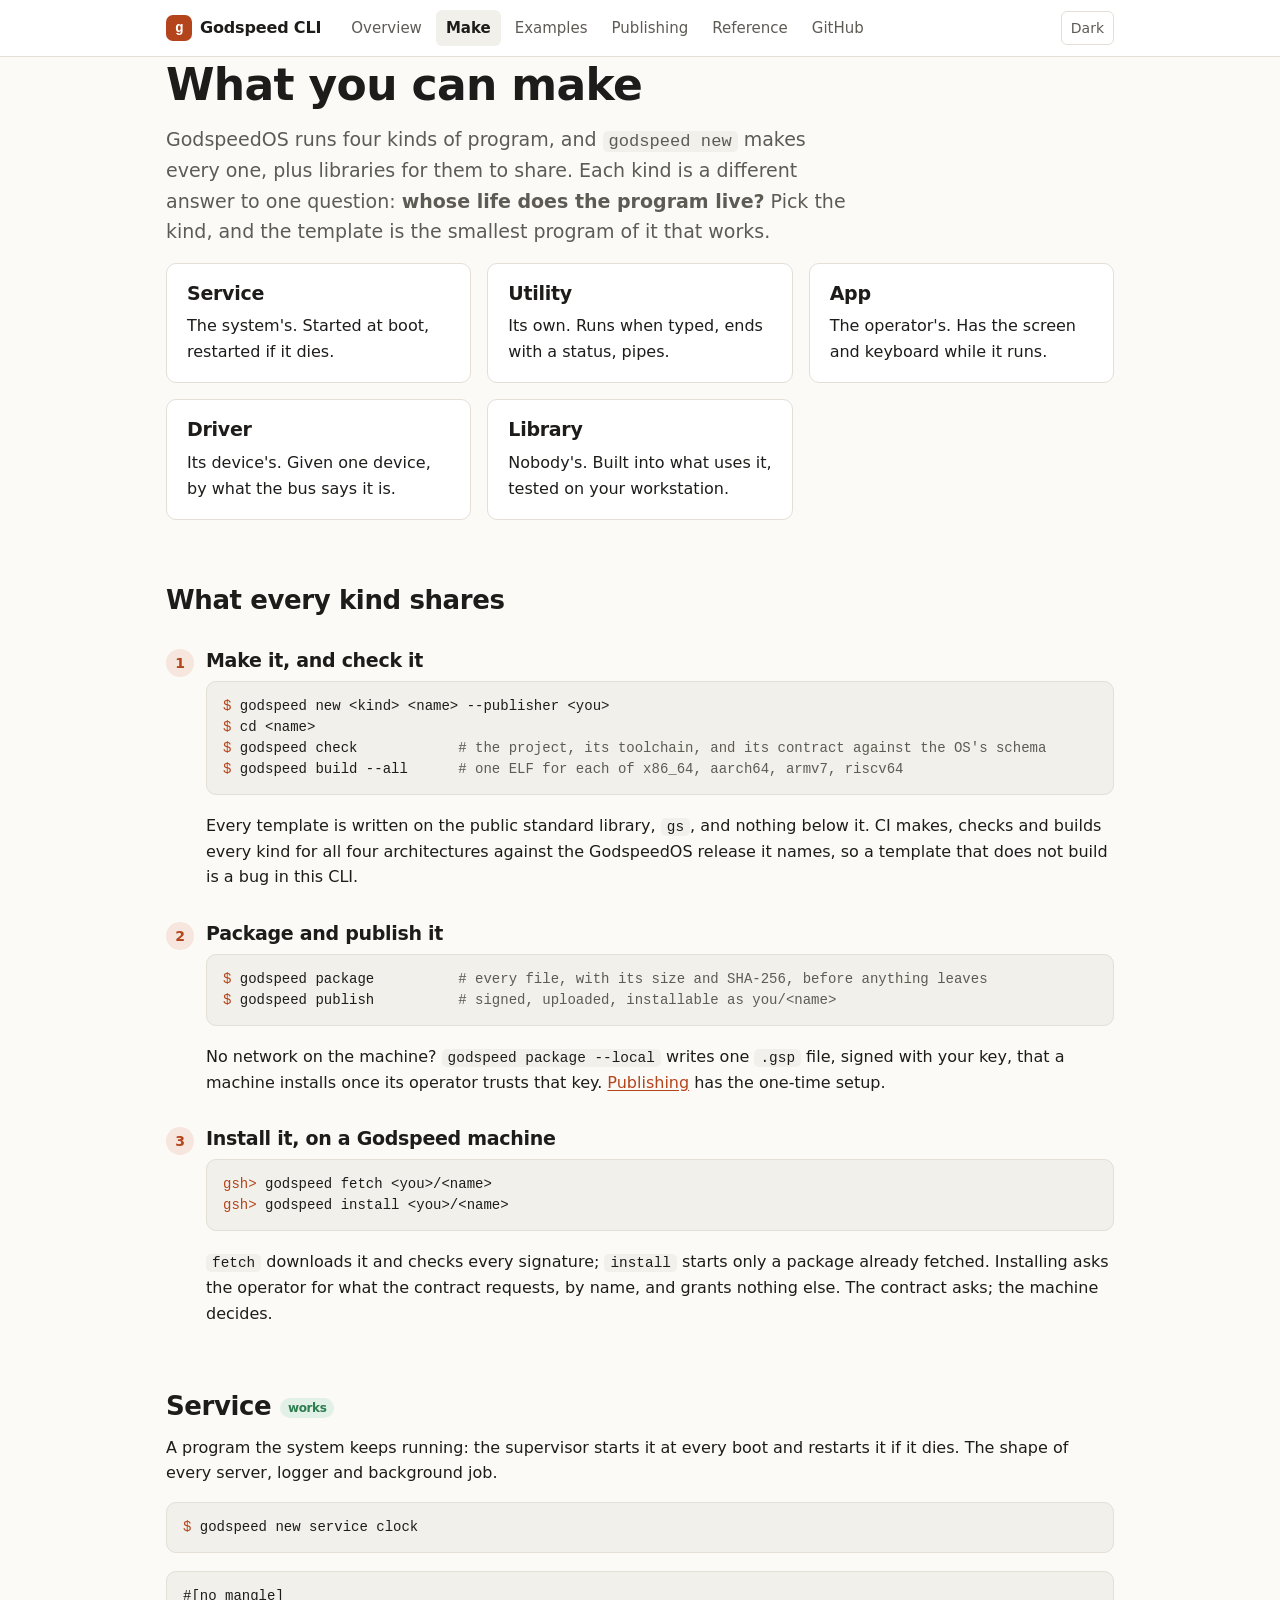
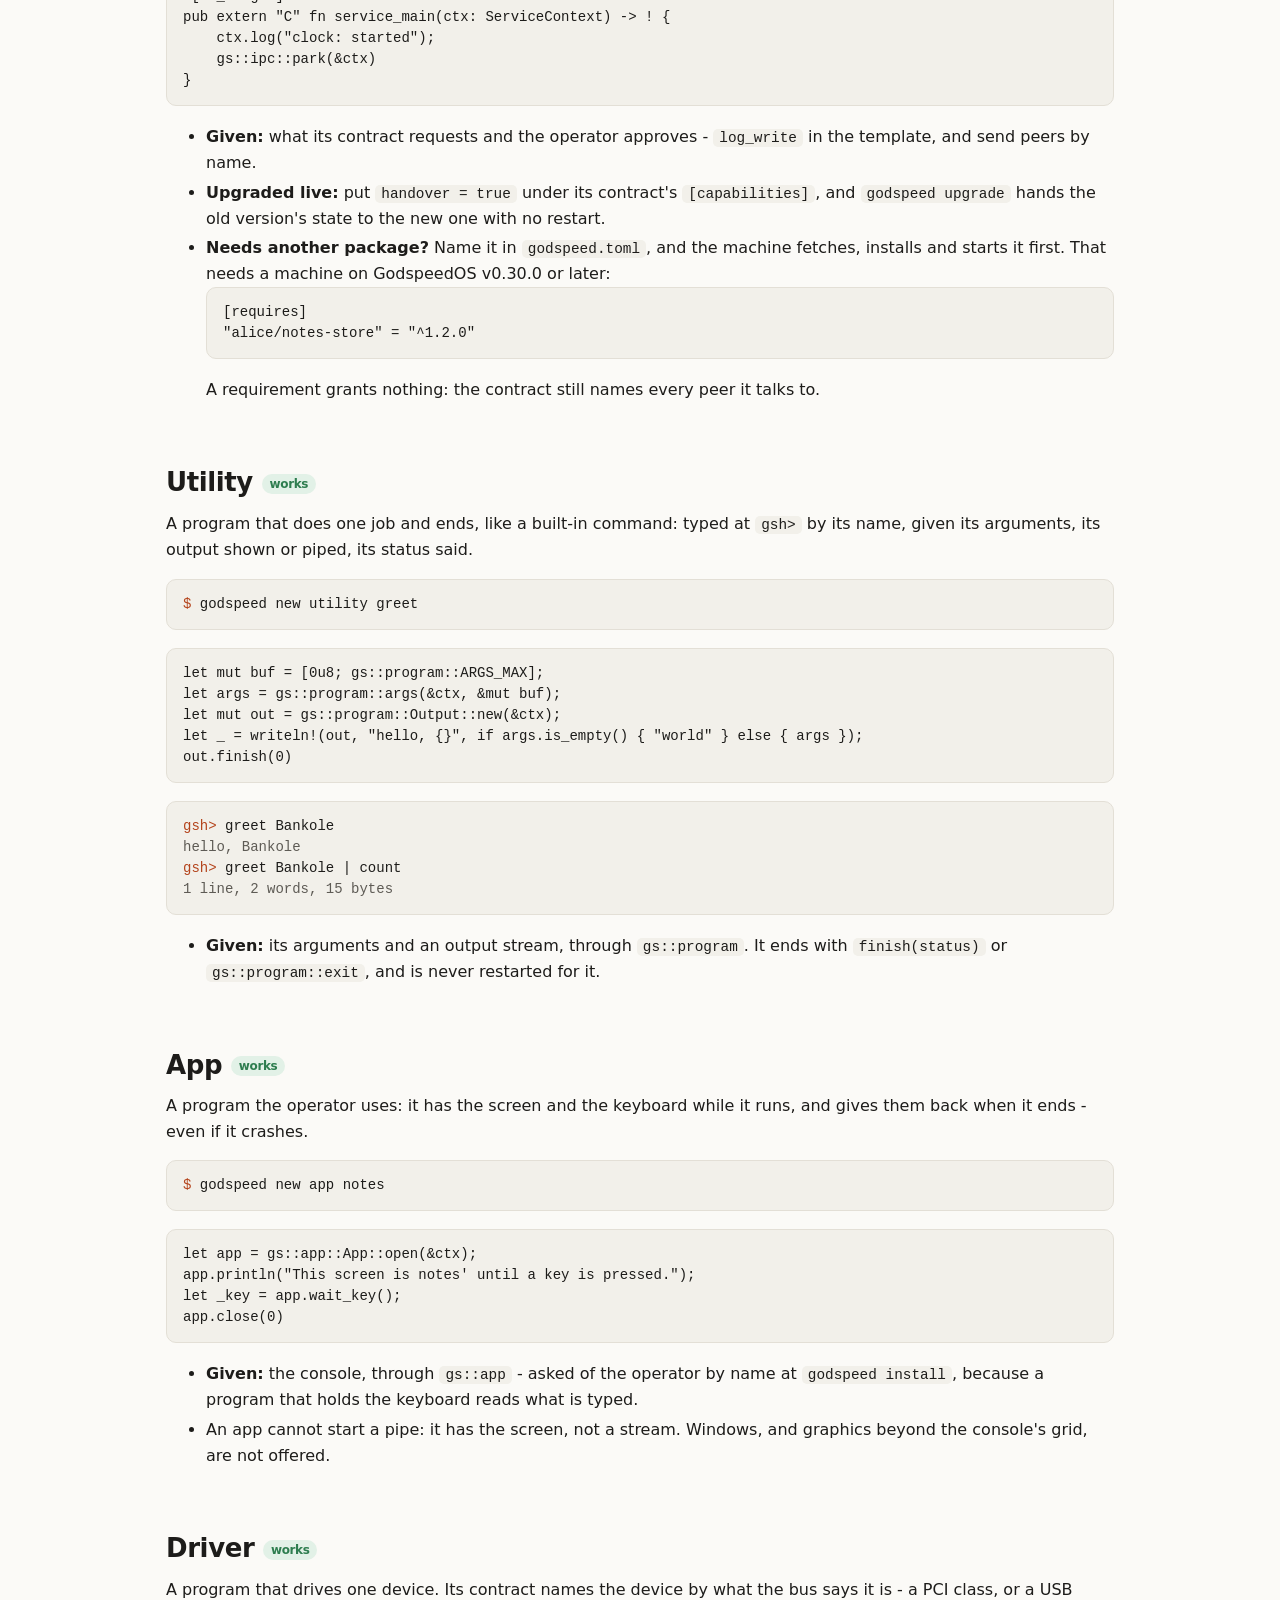
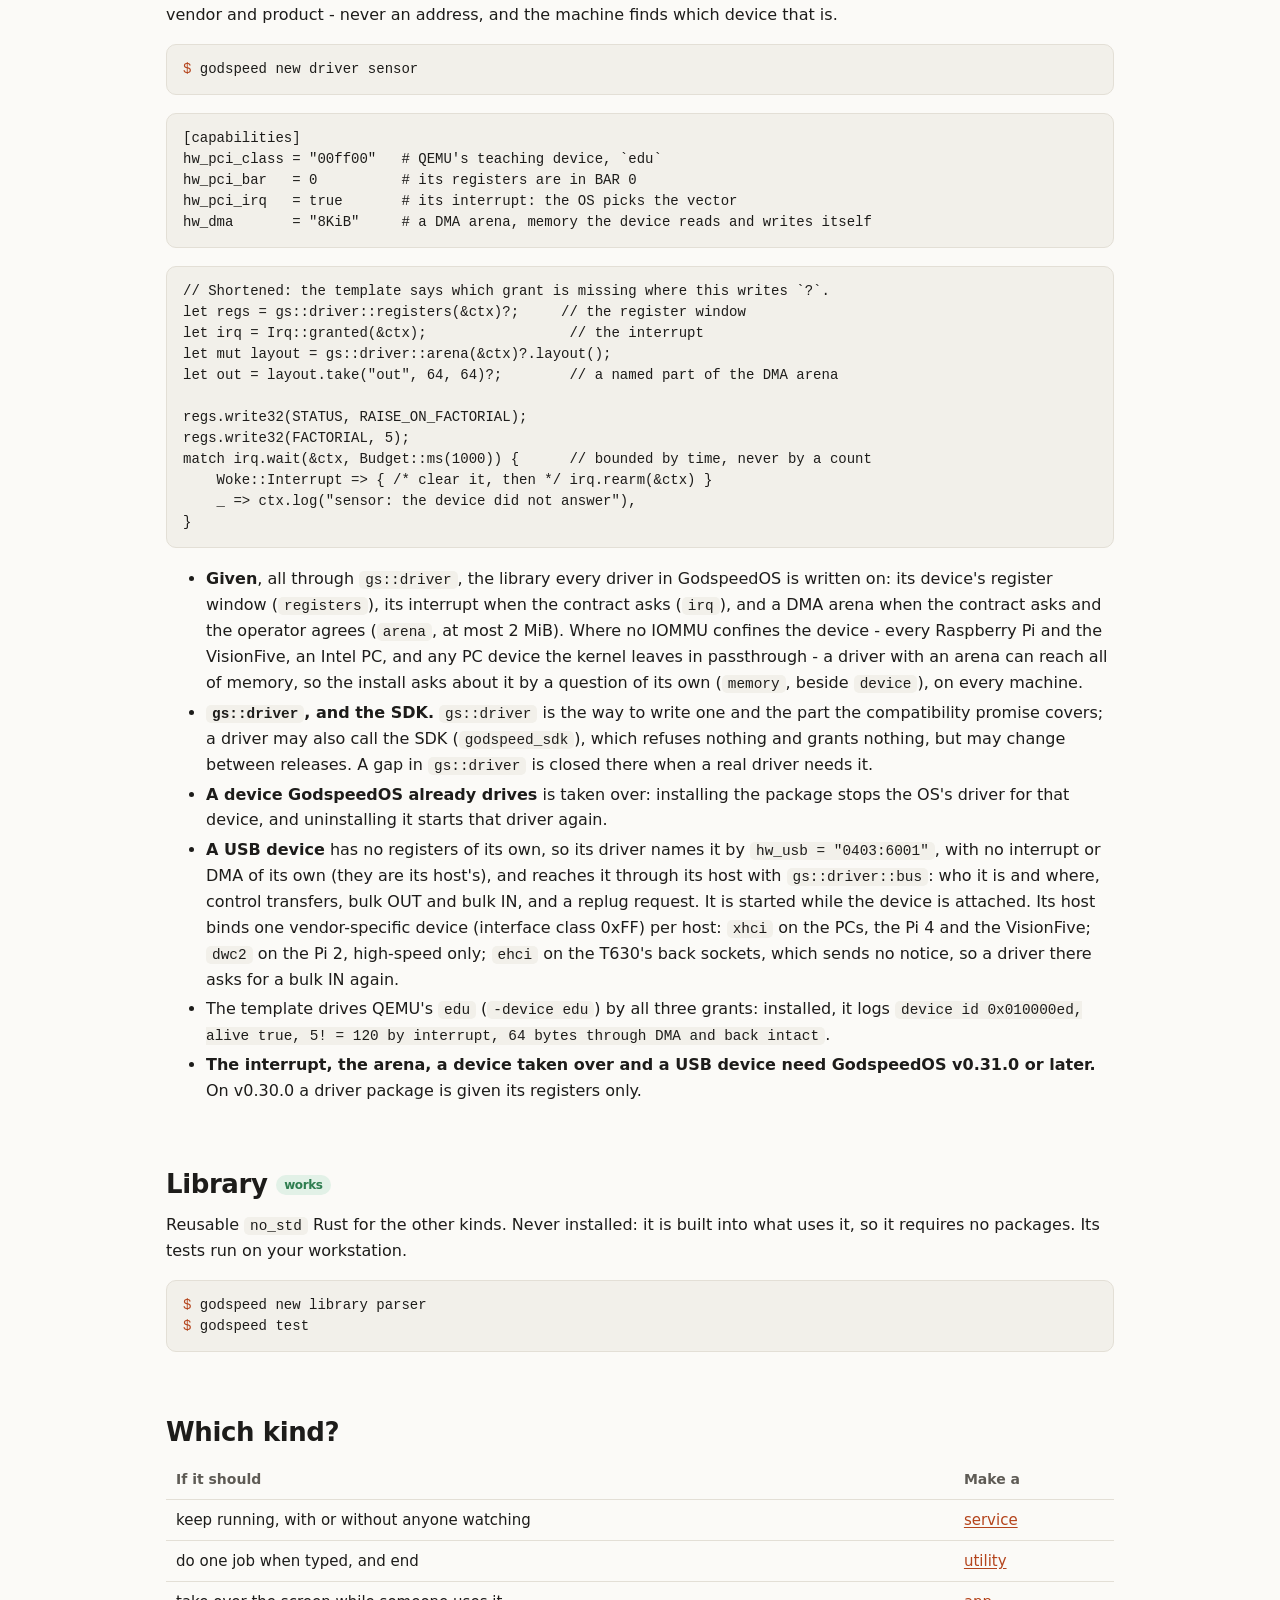
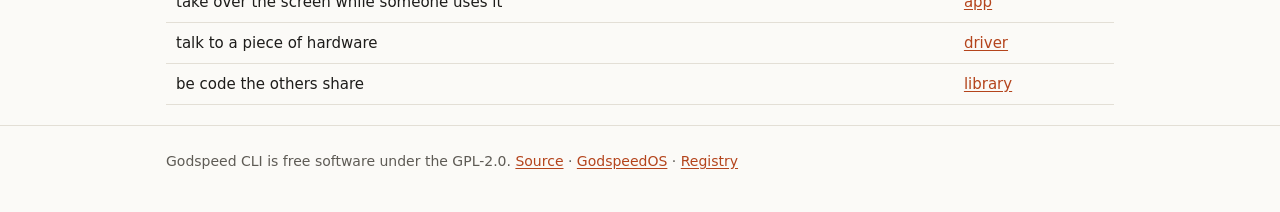
<file: site/kinds.html>
<!doctype html>
<html lang="en">
<head>
<meta charset="utf-8">
<meta name="viewport" content="width=device-width, initial-scale=1">
<title>What you can make - Godspeed CLI</title>
<meta name="description" content="How to make each kind of GodspeedOS program with the godspeed CLI: a service, a utility, an app, a driver and a library.">
<link rel="stylesheet" href="style.css">
<script src="theme.js"></script>
</head>
<body>
<header class="site">
  <div class="wrap">
    <a class="brand" href="./"><span class="mark">g</span>Godspeed CLI</a>
    <nav class="main">
      <a href="./">Overview</a>
      <a href="kinds.html" aria-current="page">Make</a>
      <a href="examples.html">Examples</a>
      <a href="publishing.html">Publishing</a>
      <a href="reference.html">Reference</a>
      <a href="https://github.com/godspeedhq/godspeed-cli">GitHub</a>
    </nav>
    <button class="theme-toggle" type="button">Dark</button>
  </div>
</header>

<main class="wrap">
  <h1>What you can make</h1>
  <p class="lede">GodspeedOS runs four kinds of program, and <code>godspeed new</code> makes every one, plus
  libraries for them to share. Each kind is a different answer to one question: <strong>whose life does
  the program live?</strong> Pick the kind, and the template is the smallest program of it that works.</p>

  <div class="grid">
    <a class="card" href="#service"><h3>Service</h3><p>The system's. Started at boot, restarted if it dies.</p></a>
    <a class="card" href="#utility"><h3>Utility</h3><p>Its own. Runs when typed, ends with a status, pipes.</p></a>
    <a class="card" href="#app"><h3>App</h3><p>The operator's. Has the screen and keyboard while it runs.</p></a>
    <a class="card" href="#driver"><h3>Driver</h3><p>Its device's. Given one device, by what the bus says it is.</p></a>
    <a class="card" href="#library"><h3>Library</h3><p>Nobody's. Built into what uses it, tested on your workstation.</p></a>
  </div>

  <h2 id="every">What every kind shares</h2>
  <ol class="steps">
    <li>
      <h3>Make it, and check it</h3>
<pre><span class="p">$ </span>godspeed new &lt;kind&gt; &lt;name&gt; --publisher &lt;you&gt;
<span class="p">$ </span>cd &lt;name&gt;
<span class="p">$ </span>godspeed check            <span class="c"># the project, its toolchain, and its contract against the OS's schema</span>
<span class="p">$ </span>godspeed build --all      <span class="c"># one ELF for each of x86_64, aarch64, armv7, riscv64</span></pre>
      <p>Every template is written on the public standard library, <code>gs</code>, and nothing below it. CI
      makes, checks and builds every kind for all four architectures against the GodspeedOS release it names,
      so a template that does not build is a bug in this CLI.</p>
    </li>
    <li>
      <h3>Package and publish it</h3>
<pre><span class="p">$ </span>godspeed package          <span class="c"># every file, with its size and SHA-256, before anything leaves</span>
<span class="p">$ </span>godspeed publish          <span class="c"># signed, uploaded, installable as you/&lt;name&gt;</span></pre>
      <p>No network on the machine? <code>godspeed package --local</code> writes one <code>.gsp</code> file, signed
      with your key, that a machine installs once its operator trusts that key. <a href="publishing.html">Publishing</a>
      has the one-time setup.</p>
    </li>
    <li>
      <h3>Install it, on a Godspeed machine</h3>
<pre><span class="p">gsh&gt; </span>godspeed fetch &lt;you&gt;/&lt;name&gt;
<span class="p">gsh&gt; </span>godspeed install &lt;you&gt;/&lt;name&gt;</pre>
      <p><code>fetch</code> downloads it and checks every signature; <code>install</code> starts only a package
      already fetched. Installing asks the operator for what the contract requests, by name, and grants nothing else. The
      contract asks; the machine decides.</p>
    </li>
  </ol>

  <section id="service">
    <h2>Service <span class="tag ok">works</span></h2>
    <p>A program the system keeps running: the supervisor starts it at every boot and restarts it if it dies.
    The shape of every server, logger and background job.</p>
<pre><span class="p">$ </span>godspeed new service clock</pre>
<pre>#[no_mangle]
pub extern "C" fn service_main(ctx: ServiceContext) -&gt; ! {
    ctx.log("clock: started");
    gs::ipc::park(&amp;ctx)
}</pre>
    <ul>
      <li><strong>Given:</strong> what its contract requests and the operator approves - <code>log_write</code> in the
      template, and send peers by name.</li>
      <li><strong>Upgraded live:</strong> put <code>handover = true</code> under its contract's <code>[capabilities]</code>, and <code>godspeed upgrade</code> hands
      the old version's state to the new one with no restart.</li>
      <li><strong>Needs another package?</strong> Name it in <code>godspeed.toml</code>, and the machine fetches, installs and
      starts it first. That needs a machine on GodspeedOS v0.30.0 or later:
<pre>[requires]
"alice/notes-store" = "^1.2.0"</pre>
      A requirement grants nothing: the contract still names every peer it talks to.</li>
    </ul>
  </section>

  <section id="utility">
    <h2>Utility <span class="tag ok">works</span></h2>
    <p>A program that does one job and ends, like a built-in command: typed at <code>gsh&gt;</code> by its name,
    given its arguments, its output shown or piped, its status said.</p>
<pre><span class="p">$ </span>godspeed new utility greet</pre>
<pre>let mut buf = [0u8; gs::program::ARGS_MAX];
let args = gs::program::args(&amp;ctx, &amp;mut buf);
let mut out = gs::program::Output::new(&amp;ctx);
let _ = writeln!(out, "hello, {}", if args.is_empty() { "world" } else { args });
out.finish(0)</pre>
<pre><span class="p">gsh&gt; </span>greet Bankole
<span class="o">hello, Bankole</span>
<span class="p">gsh&gt; </span>greet Bankole | count
<span class="o">1 line, 2 words, 15 bytes</span></pre>
    <ul>
      <li><strong>Given:</strong> its arguments and an output stream, through <code>gs::program</code>. It ends with
      <code>finish(status)</code> or <code>gs::program::exit</code>, and is never restarted for it.</li>
    </ul>
  </section>

  <section id="app">
    <h2>App <span class="tag ok">works</span></h2>
    <p>A program the operator uses: it has the screen and the keyboard while it runs, and gives them back
    when it ends - even if it crashes.</p>
<pre><span class="p">$ </span>godspeed new app notes</pre>
<pre>let app = gs::app::App::open(&amp;ctx);
app.println("This screen is notes' until a key is pressed.");
let _key = app.wait_key();
app.close(0)</pre>
    <ul>
      <li><strong>Given:</strong> the console, through <code>gs::app</code> - asked of the operator by name at
      <code>godspeed install</code>, because a program that holds the keyboard reads what is typed.</li>
      <li>An app cannot start a pipe: it has the screen, not a stream. Windows, and graphics beyond the console's
      grid, are not offered.</li>
    </ul>
  </section>

  <section id="driver">
    <h2>Driver <span class="tag ok">works</span></h2>
    <p>A program that drives one device. Its contract names the device by what the bus says it is - a PCI class,
    or a USB vendor and product - never an address, and the machine finds which device that is.</p>
<pre><span class="p">$ </span>godspeed new driver sensor</pre>
<pre>[capabilities]
hw_pci_class = "00ff00"   # QEMU's teaching device, `edu`
hw_pci_bar   = 0          # its registers are in BAR 0
hw_pci_irq   = true       # its interrupt: the OS picks the vector
hw_dma       = "8KiB"     # a DMA arena, memory the device reads and writes itself</pre>
<pre>// Shortened: the template says which grant is missing where this writes `?`.
let regs = gs::driver::registers(&amp;ctx)?;     // the register window
let irq = Irq::granted(&amp;ctx);                 // the interrupt
let mut layout = gs::driver::arena(&amp;ctx)?.layout();
let out = layout.take("out", 64, 64)?;        // a named part of the DMA arena

regs.write32(STATUS, RAISE_ON_FACTORIAL);
regs.write32(FACTORIAL, 5);
match irq.wait(&amp;ctx, Budget::ms(1000)) {      // bounded by time, never by a count
    Woke::Interrupt =&gt; { /* clear it, then */ irq.rearm(&amp;ctx) }
    _ =&gt; ctx.log("sensor: the device did not answer"),
}</pre>
    <ul>
      <li><strong>Given</strong>, all through <code>gs::driver</code>, the library every driver in GodspeedOS is
      written on: its device's register window (<code>registers</code>), its interrupt when the contract asks
      (<code>irq</code>), and a DMA arena when the contract asks and the operator agrees (<code>arena</code>, at most
      2 MiB). Where no IOMMU confines the device - every Raspberry Pi and the VisionFive, an Intel PC, and any PC
      device the kernel leaves in passthrough - a driver with an arena can reach all of memory, so the install asks
      about it by a question of its own (<code>memory</code>, beside <code>device</code>), on every machine.</li>
      <li><strong><code>gs::driver</code>, and the SDK.</strong> <code>gs::driver</code> is the way to write one and
      the part the compatibility promise covers; a driver may also call the SDK (<code>godspeed_sdk</code>), which
      refuses nothing and grants nothing, but may change between releases. A gap in <code>gs::driver</code> is
      closed there when a real driver needs it.</li>
      <li><strong>A device GodspeedOS already drives</strong> is taken over: installing the package stops the OS's
      driver for that device, and uninstalling it starts that driver again.</li>
      <li><strong>A USB device</strong> has no registers of its own, so its driver names it by
      <code>hw_usb = "0403:6001"</code>, with no interrupt or DMA of its own (they are its host's), and reaches it
      through its host with <code>gs::driver::bus</code>: who it is and where, control transfers, bulk OUT and bulk
      IN, and a replug request. It is started while the device is attached. Its host binds one vendor-specific
      device (interface class 0xFF) per host: <code>xhci</code> on the PCs, the Pi 4 and the VisionFive;
      <code>dwc2</code> on the Pi 2, high-speed only; <code>ehci</code> on the T630's back sockets, which sends no
      notice, so a driver there asks for a bulk IN again.</li>
      <li>The template drives QEMU's <code>edu</code> (<code>-device edu</code>) by all three grants: installed, it
      logs <code>device id 0x010000ed, alive true, 5! = 120 by interrupt, 64 bytes through DMA and back intact</code>.</li>
      <li><strong>The interrupt, the arena, a device taken over and a USB device need GodspeedOS v0.31.0 or
      later.</strong> On v0.30.0 a driver package is given its registers only.</li>
    </ul>
  </section>

  <section id="library">
    <h2>Library <span class="tag ok">works</span></h2>
    <p>Reusable <code>no_std</code> Rust for the other kinds. Never installed: it is built into what uses it, so
    it requires no packages. Its tests run on your workstation.</p>
<pre><span class="p">$ </span>godspeed new library parser
<span class="p">$ </span>godspeed test</pre>
  </section>

  <h2 id="choose">Which kind?</h2>
  <div class="table-scroll"><table>
    <tr><th>If it should</th><th>Make a</th></tr>
    <tr><td>keep running, with or without anyone watching</td><td><a href="#service">service</a></td></tr>
    <tr><td>do one job when typed, and end</td><td><a href="#utility">utility</a></td></tr>
    <tr><td>take over the screen while someone uses it</td><td><a href="#app">app</a></td></tr>
    <tr><td>talk to a piece of hardware</td><td><a href="#driver">driver</a></td></tr>
    <tr><td>be code the others share</td><td><a href="#library">library</a></td></tr>
  </table></div>
</main>

<footer class="site">
  <div class="wrap">
    Godspeed CLI is free software under the GPL-2.0.
    <a href="https://github.com/godspeedhq/godspeed-cli">Source</a> ·
    <a href="https://github.com/godspeedhq/godspeed-os">GodspeedOS</a> ·
    <a href="https://github.com/godspeedhq/godspeed-registry">Registry</a>
  </div>
</footer>
</body>
</html>
</file>
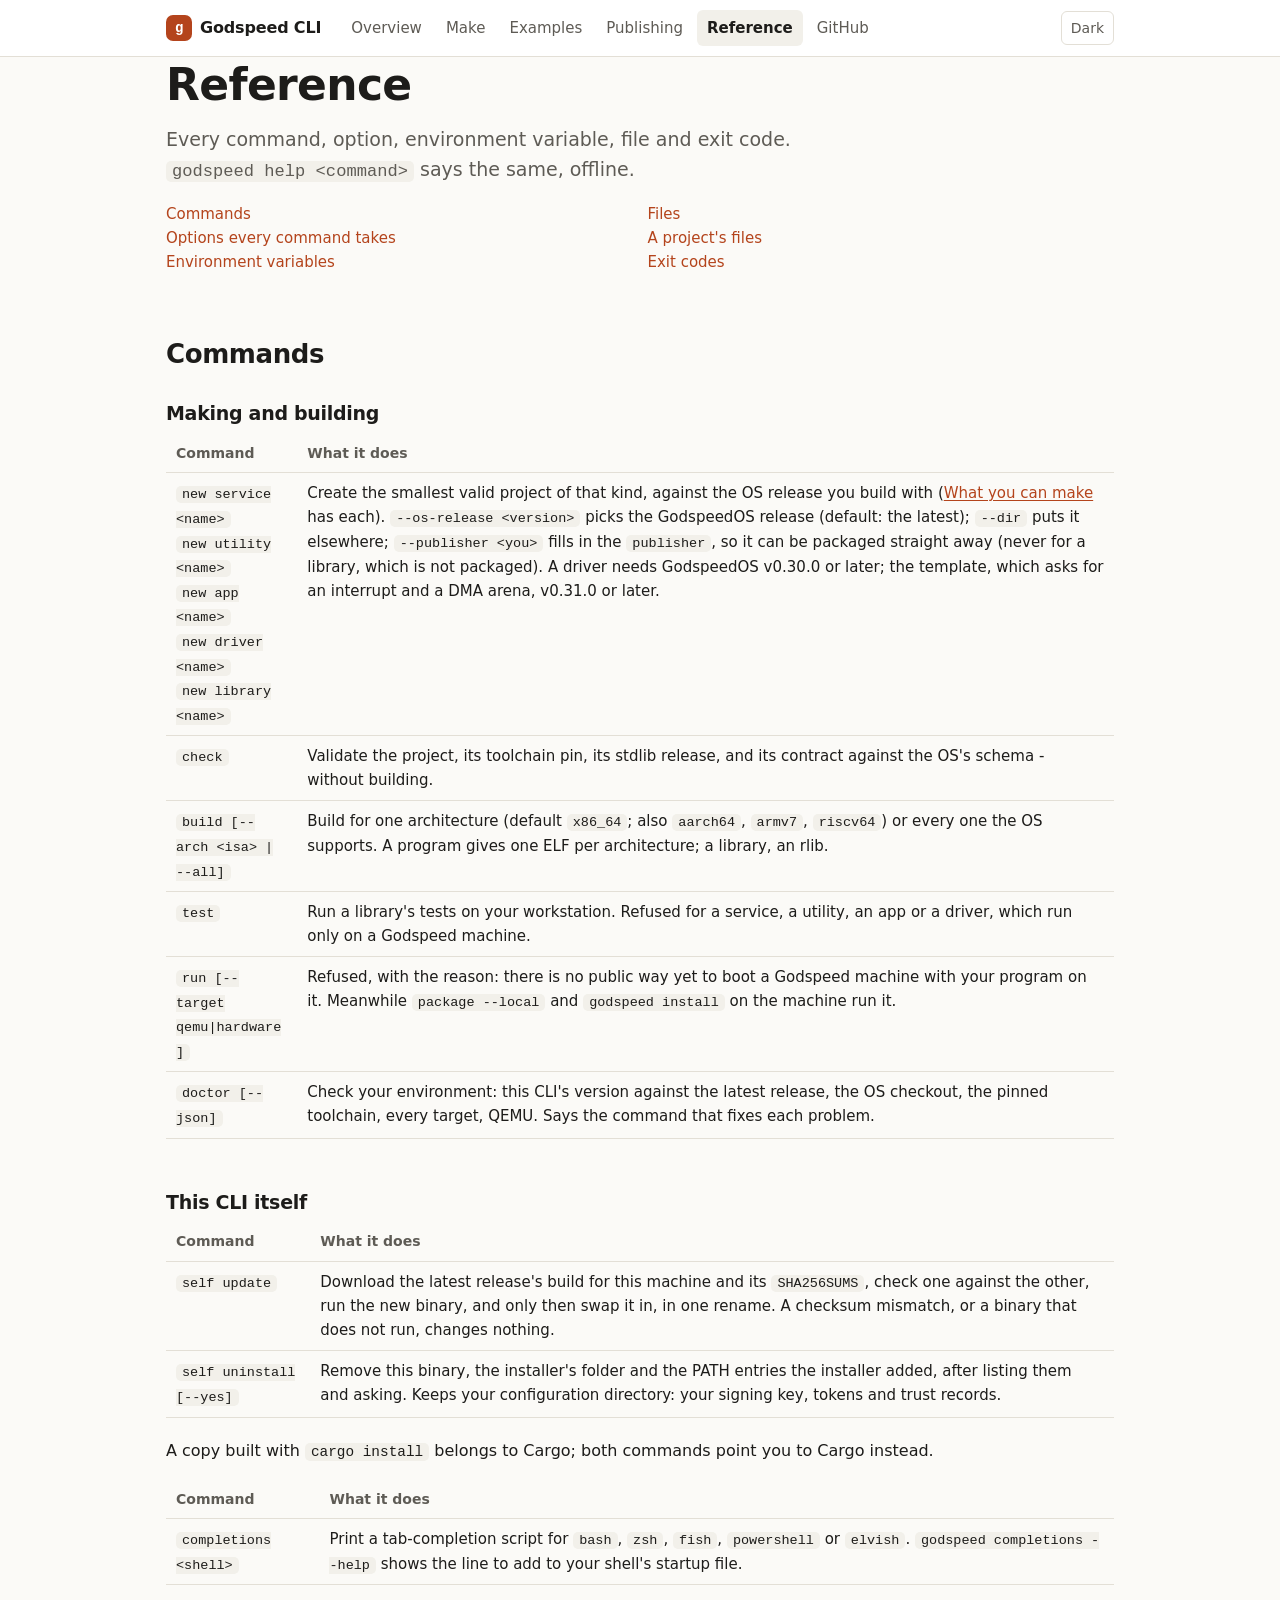
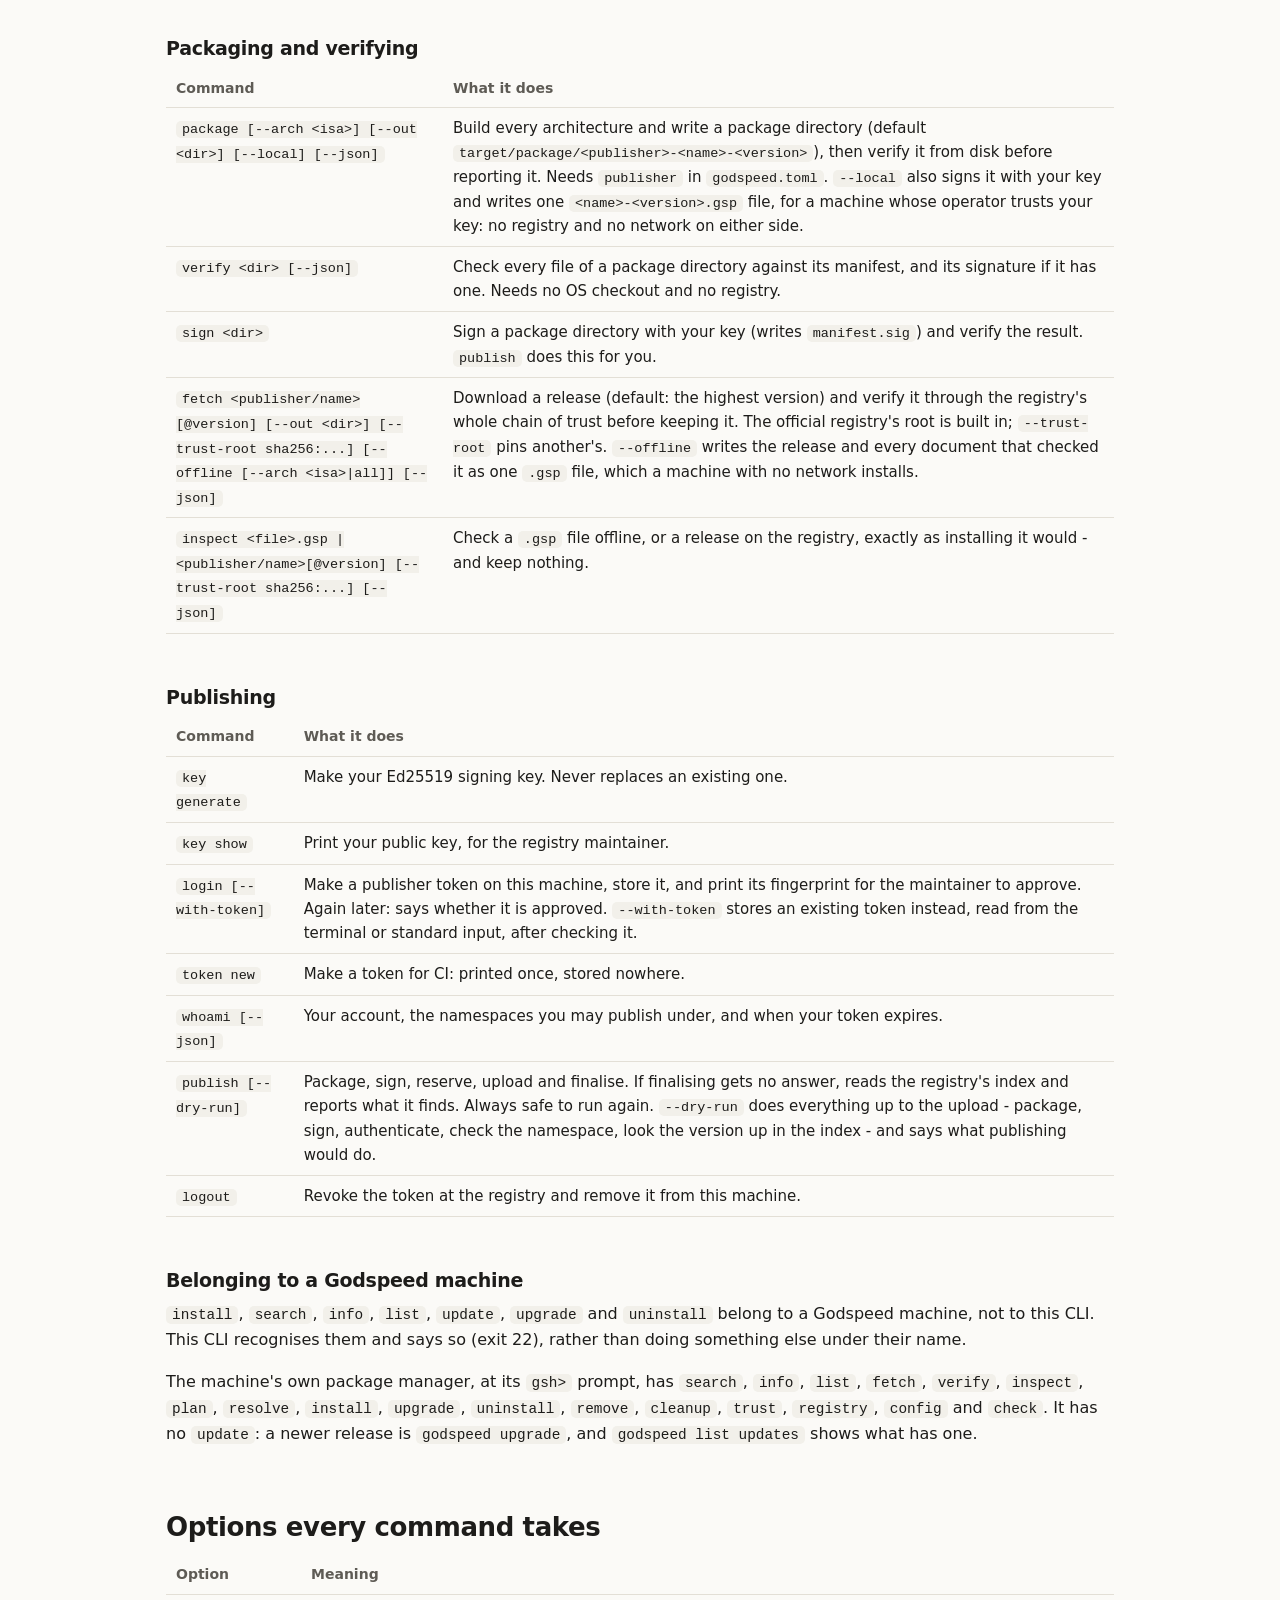
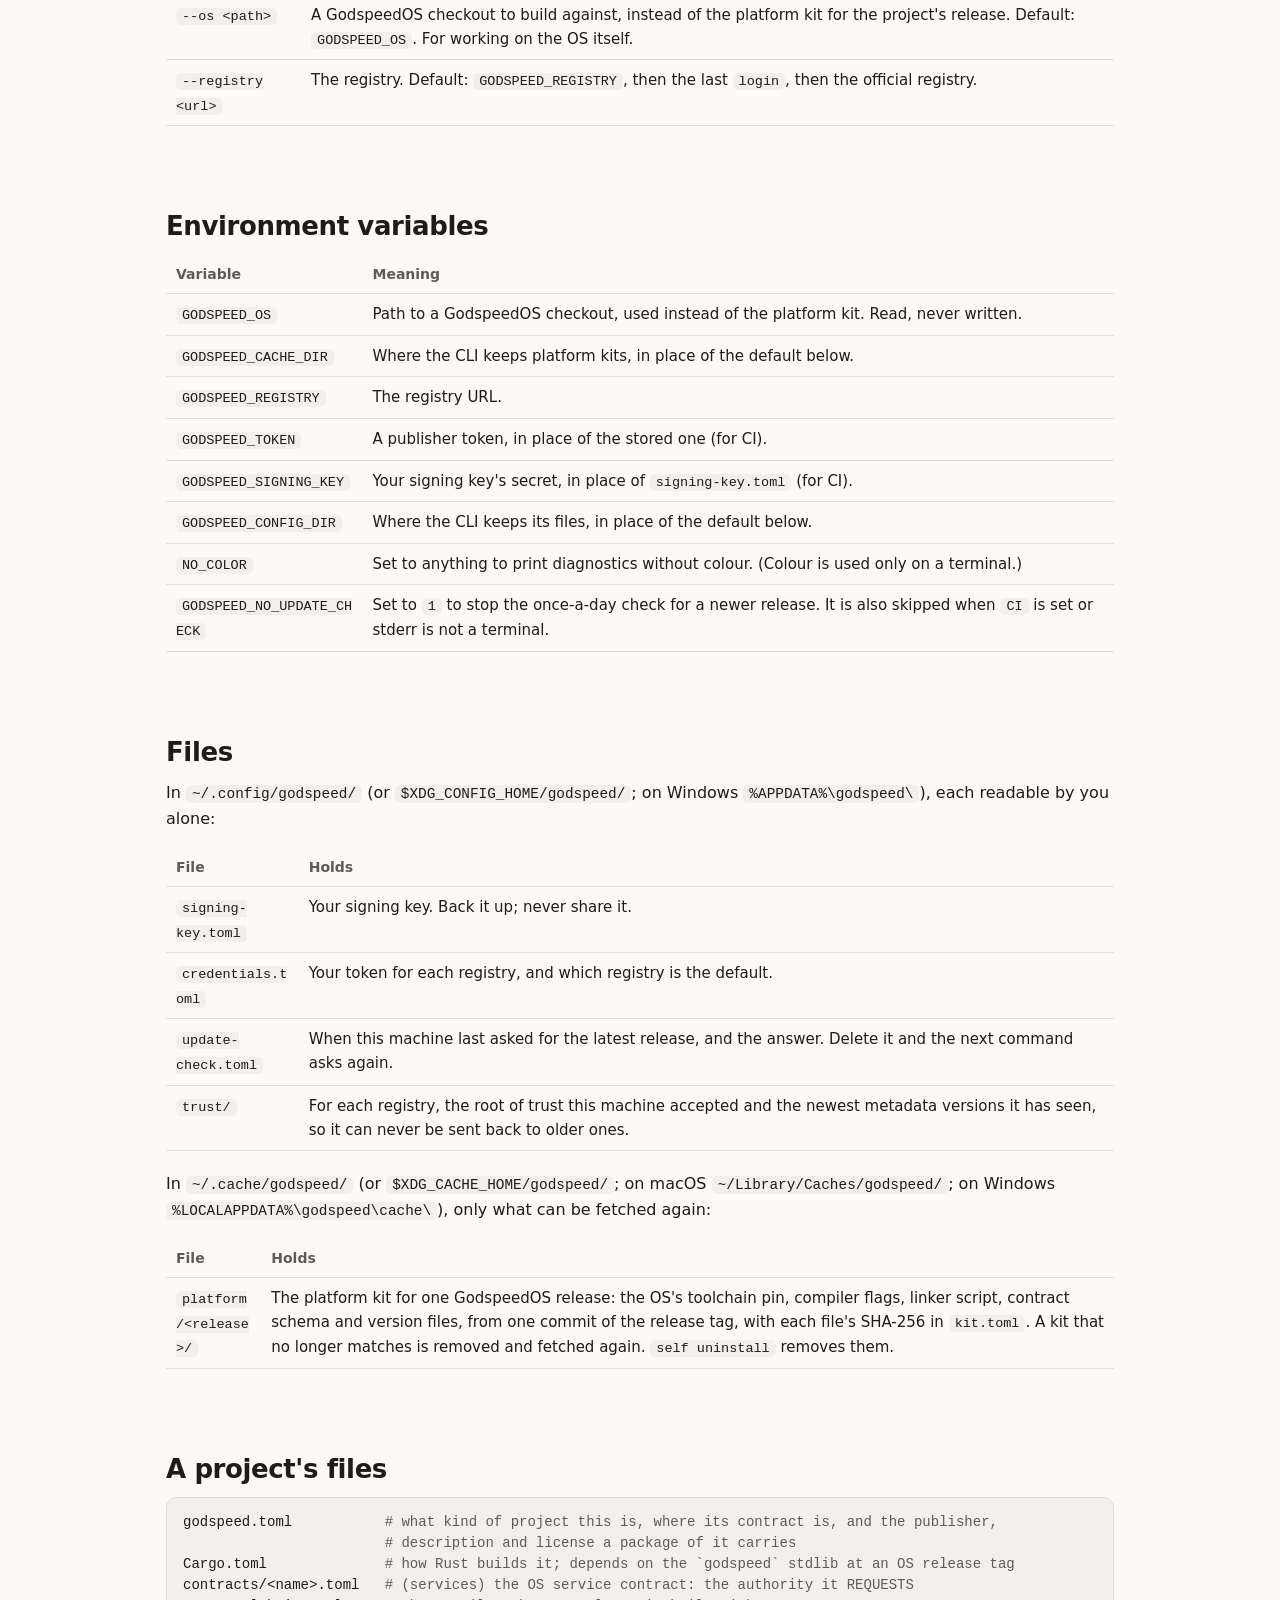
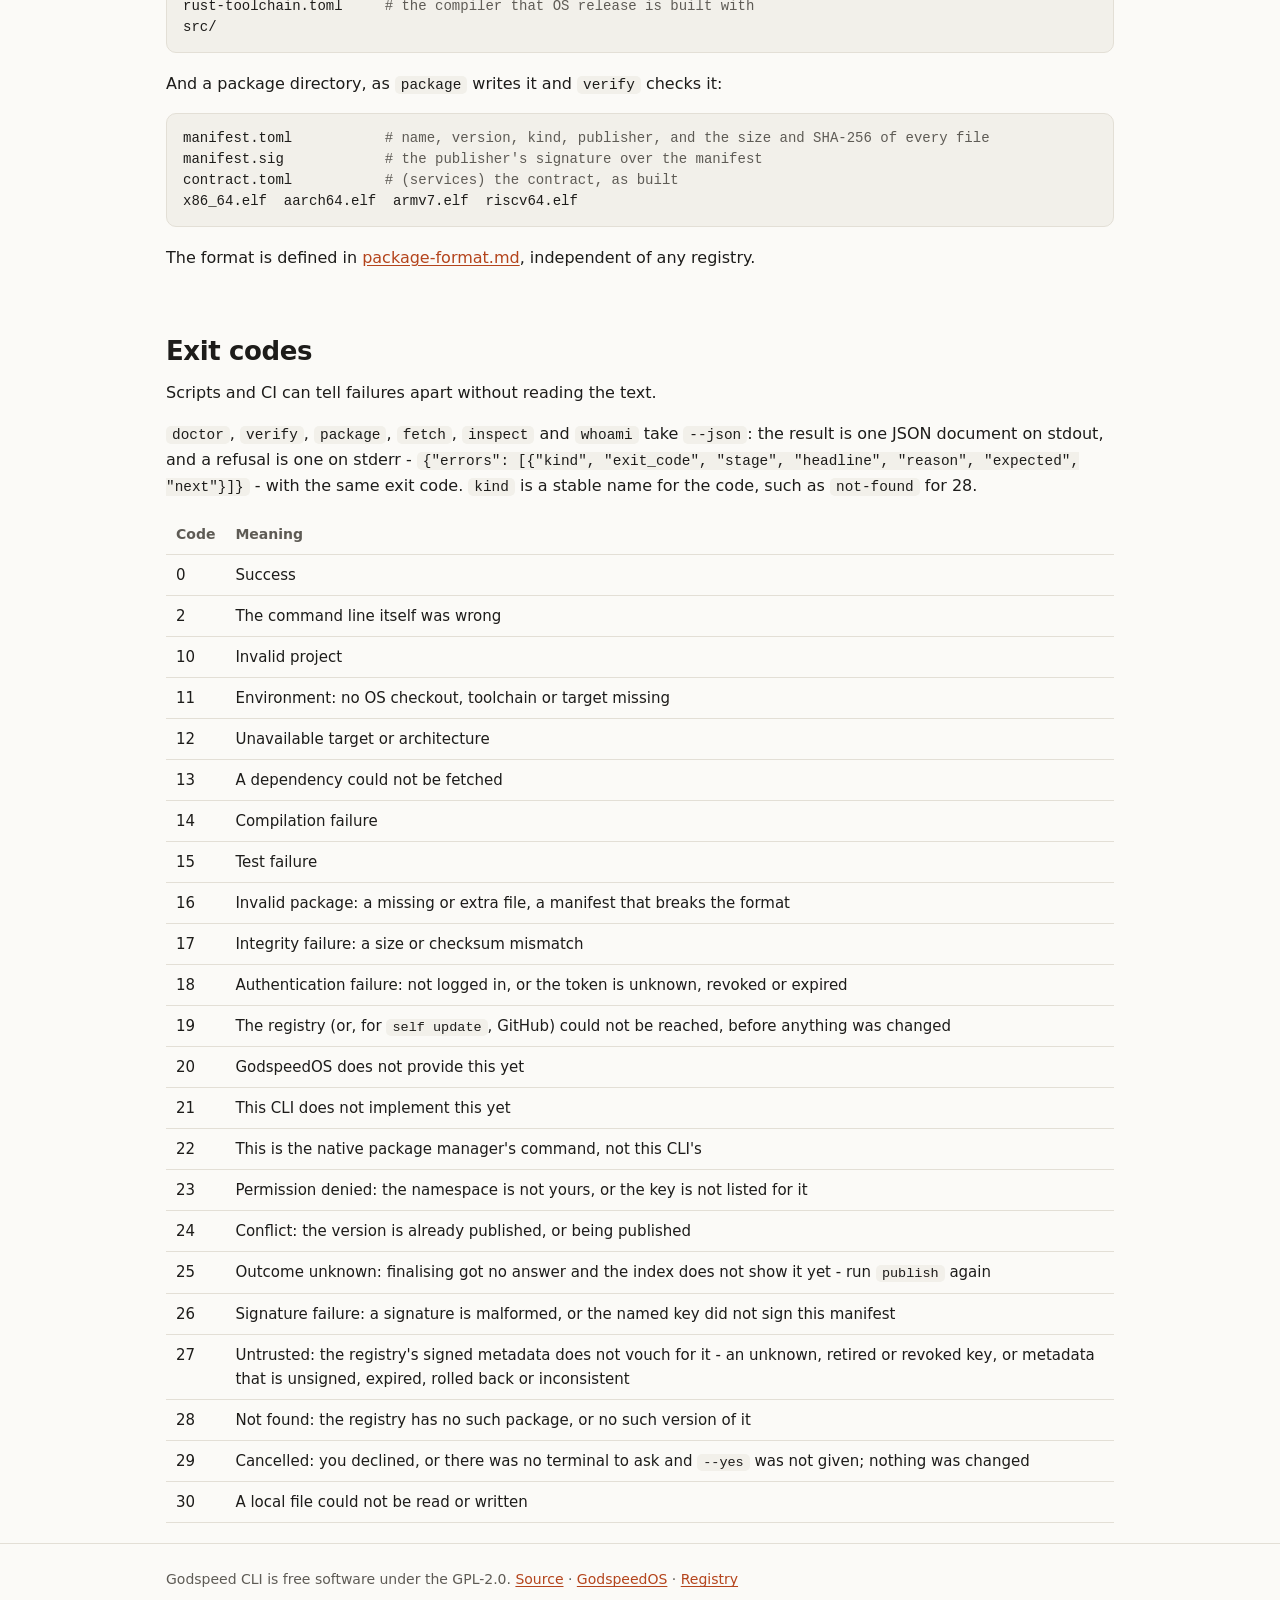
<file: site/reference.html>
<!doctype html>
<html lang="en">
<head>
<meta charset="utf-8">
<meta name="viewport" content="width=device-width, initial-scale=1">
<title>Reference - Godspeed CLI</title>
<meta name="description" content="Every godspeed command, option, environment variable, file and exit code.">
<link rel="stylesheet" href="style.css">
<script src="theme.js"></script>
</head>
<body>
<header class="site">
  <div class="wrap">
    <a class="brand" href="./"><span class="mark">g</span>Godspeed CLI</a>
    <nav class="main">
      <a href="./">Overview</a>
      <a href="kinds.html">Make</a>
      <a href="examples.html">Examples</a>
      <a href="publishing.html">Publishing</a>
      <a href="reference.html" aria-current="page">Reference</a>
      <a href="https://github.com/godspeedhq/godspeed-cli">GitHub</a>
    </nav>
    <button class="theme-toggle" type="button">Dark</button>
  </div>
</header>

<main class="wrap">
  <h1>Reference</h1>
  <p class="lede">Every command, option, environment variable, file and exit code. <code>godspeed help
  &lt;command&gt;</code> says the same, offline.</p>

  <div class="toc">
    <a href="#commands">Commands</a><br>
    <a href="#options">Options every command takes</a><br>
    <a href="#env">Environment variables</a><br>
    <a href="#files">Files</a><br>
    <a href="#project">A project's files</a><br>
    <a href="#exit-codes">Exit codes</a>
  </div>

  <h2 id="commands">Commands</h2>
  <h3>Making and building</h3>
  <div class="table-scroll"><table>
    <tr><th>Command</th><th>What it does</th></tr>
    <tr><td><code>new service &lt;name&gt;</code><br><code>new utility &lt;name&gt;</code><br><code>new app &lt;name&gt;</code><br><code>new driver &lt;name&gt;</code><br><code>new library &lt;name&gt;</code></td><td>Create the smallest valid project of that kind, against the OS release you build with (<a href="kinds.html">What you can make</a> has each). <code>--os-release &lt;version&gt;</code> picks the GodspeedOS release (default: the latest); <code>--dir</code> puts it elsewhere; <code>--publisher &lt;you&gt;</code> fills in the <code>publisher</code>, so it can be packaged straight away (never for a library, which is not packaged). A driver needs GodspeedOS v0.30.0 or later; the template, which asks for an interrupt and a DMA arena, v0.31.0 or later.</td></tr>
    <tr><td><code>check</code></td><td>Validate the project, its toolchain pin, its stdlib release, and its contract against the OS's schema - without building.</td></tr>
    <tr><td><code>build [--arch &lt;isa&gt; | --all]</code></td><td>Build for one architecture (default <code>x86_64</code>; also <code>aarch64</code>, <code>armv7</code>, <code>riscv64</code>) or every one the OS supports. A program gives one ELF per architecture; a library, an rlib.</td></tr>
    <tr><td><code>test</code></td><td>Run a library's tests on your workstation. Refused for a service, a utility, an app or a driver, which run only on a Godspeed machine.</td></tr>
    <tr><td><code>run [--target qemu|hardware]</code></td><td>Refused, with the reason: there is no public way yet to boot a Godspeed machine with your program on it. Meanwhile <code>package --local</code> and <code>godspeed install</code> on the machine run it.</td></tr>
    <tr><td><code>doctor [--json]</code></td><td>Check your environment: this CLI's version against the latest release, the OS checkout, the pinned toolchain, every target, QEMU. Says the command that fixes each problem.</td></tr>
  </table></div>

  <h3>This CLI itself</h3>
  <div class="table-scroll"><table>
    <tr><th>Command</th><th>What it does</th></tr>
    <tr><td><code>self update</code></td><td>Download the latest release's build for this machine and its <code>SHA256SUMS</code>, check one against the other, run the new binary, and only then swap it in, in one rename. A checksum mismatch, or a binary that does not run, changes nothing.</td></tr>
    <tr><td><code>self uninstall [--yes]</code></td><td>Remove this binary, the installer's folder and the PATH entries the installer added, after listing them and asking. Keeps your configuration directory: your signing key, tokens and trust records.</td></tr>
  </table></div>
  <p>A copy built with <code>cargo install</code> belongs to Cargo; both commands point you to Cargo instead.</p>
  <div class="table-scroll"><table>
    <tr><th>Command</th><th>What it does</th></tr>
    <tr><td><code>completions &lt;shell&gt;</code></td><td>Print a tab-completion script for <code>bash</code>, <code>zsh</code>, <code>fish</code>, <code>powershell</code> or <code>elvish</code>. <code>godspeed completions --help</code> shows the line to add to your shell's startup file.</td></tr>
  </table></div>

  <h3>Packaging and verifying</h3>
  <div class="table-scroll"><table>
    <tr><th>Command</th><th>What it does</th></tr>
    <tr><td><code>package [--arch &lt;isa&gt;] [--out &lt;dir&gt;] [--local] [--json]</code></td><td>Build every architecture and write a package directory (default <code>target/package/&lt;publisher&gt;-&lt;name&gt;-&lt;version&gt;</code>), then verify it from disk before reporting it. Needs <code>publisher</code> in <code>godspeed.toml</code>. <code>--local</code> also signs it with your key and writes one <code>&lt;name&gt;-&lt;version&gt;.gsp</code> file, for a machine whose operator trusts your key: no registry and no network on either side.</td></tr>
    <tr><td><code>verify &lt;dir&gt; [--json]</code></td><td>Check every file of a package directory against its manifest, and its signature if it has one. Needs no OS checkout and no registry.</td></tr>
    <tr><td><code>sign &lt;dir&gt;</code></td><td>Sign a package directory with your key (writes <code>manifest.sig</code>) and verify the result. <code>publish</code> does this for you.</td></tr>
    <tr><td><code>fetch &lt;publisher/name&gt;[@version] [--out &lt;dir&gt;] [--trust-root sha256:...] [--offline [--arch &lt;isa&gt;|all]] [--json]</code></td><td>Download a release (default: the highest version) and verify it through the registry's whole chain of trust before keeping it. The official registry's root is built in; <code>--trust-root</code> pins another's. <code>--offline</code> writes the release and every document that checked it as one <code>.gsp</code> file, which a machine with no network installs.</td></tr>
    <tr><td><code>inspect &lt;file&gt;.gsp | &lt;publisher/name&gt;[@version] [--trust-root sha256:...] [--json]</code></td><td>Check a <code>.gsp</code> file offline, or a release on the registry, exactly as installing it would - and keep nothing.</td></tr>
  </table></div>

  <h3>Publishing</h3>
  <div class="table-scroll"><table>
    <tr><th>Command</th><th>What it does</th></tr>
    <tr><td><code>key generate</code></td><td>Make your Ed25519 signing key. Never replaces an existing one.</td></tr>
    <tr><td><code>key show</code></td><td>Print your public key, for the registry maintainer.</td></tr>
    <tr><td><code>login [--with-token]</code></td><td>Make a publisher token on this machine, store it, and print its fingerprint for the maintainer to approve. Again later: says whether it is approved. <code>--with-token</code> stores an existing token instead, read from the terminal or standard input, after checking it.</td></tr>
    <tr><td><code>token new</code></td><td>Make a token for CI: printed once, stored nowhere.</td></tr>
    <tr><td><code>whoami [--json]</code></td><td>Your account, the namespaces you may publish under, and when your token expires.</td></tr>
    <tr><td><code>publish [--dry-run]</code></td><td>Package, sign, reserve, upload and finalise. If finalising gets no answer, reads the registry's index and reports what it finds. Always safe to run again. <code>--dry-run</code> does everything up to the upload - package, sign, authenticate, check the namespace, look the version up in the index - and says what publishing would do.</td></tr>
    <tr><td><code>logout</code></td><td>Revoke the token at the registry and remove it from this machine.</td></tr>
  </table></div>

  <h3>Belonging to a Godspeed machine</h3>
  <p><code>install</code>, <code>search</code>, <code>info</code>, <code>list</code>, <code>update</code>,
  <code>upgrade</code> and <code>uninstall</code> belong to a Godspeed machine, not to this CLI. This CLI recognises them and says so
  (exit 22), rather than doing something else under their name.</p>
  <p>The machine's own package manager, at its <code>gsh&gt;</code> prompt, has <code>search</code>,
  <code>info</code>, <code>list</code>, <code>fetch</code>, <code>verify</code>, <code>inspect</code>,
  <code>plan</code>, <code>resolve</code>, <code>install</code>, <code>upgrade</code>, <code>uninstall</code>,
  <code>remove</code>, <code>cleanup</code>, <code>trust</code>, <code>registry</code>, <code>config</code> and
  <code>check</code>. It has no <code>update</code>: a newer release is <code>godspeed upgrade</code>, and
  <code>godspeed list updates</code> shows what has one.</p>

  <h2 id="options">Options every command takes</h2>
  <div class="table-scroll"><table>
    <tr><th>Option</th><th>Meaning</th></tr>
    <tr><td><code>--os &lt;path&gt;</code></td><td>A GodspeedOS checkout to build against, instead of the platform kit for the project's release. Default: <code>GODSPEED_OS</code>. For working on the OS itself.</td></tr>
    <tr><td><code>--registry &lt;url&gt;</code></td><td>The registry. Default: <code>GODSPEED_REGISTRY</code>, then the last <code>login</code>, then the official registry.</td></tr>
  </table></div>

  <h2 id="env">Environment variables</h2>
  <div class="table-scroll"><table>
    <tr><th>Variable</th><th>Meaning</th></tr>
    <tr><td><code>GODSPEED_OS</code></td><td>Path to a GodspeedOS checkout, used instead of the platform kit. Read, never written.</td></tr>
    <tr><td><code>GODSPEED_CACHE_DIR</code></td><td>Where the CLI keeps platform kits, in place of the default below.</td></tr>
    <tr><td><code>GODSPEED_REGISTRY</code></td><td>The registry URL.</td></tr>
    <tr><td><code>GODSPEED_TOKEN</code></td><td>A publisher token, in place of the stored one (for CI).</td></tr>
    <tr><td><code>GODSPEED_SIGNING_KEY</code></td><td>Your signing key's secret, in place of <code>signing-key.toml</code> (for CI).</td></tr>
    <tr><td><code>GODSPEED_CONFIG_DIR</code></td><td>Where the CLI keeps its files, in place of the default below.</td></tr>
    <tr><td><code>NO_COLOR</code></td><td>Set to anything to print diagnostics without colour. (Colour is used only on a terminal.)</td></tr>
    <tr><td><code>GODSPEED_NO_UPDATE_CHECK</code></td><td>Set to <code>1</code> to stop the once-a-day check for a newer release. It is also skipped when <code>CI</code> is set or stderr is not a terminal.</td></tr>
  </table></div>

  <h2 id="files">Files</h2>
  <p>In <code>~/.config/godspeed/</code> (or <code>$XDG_CONFIG_HOME/godspeed/</code>; on Windows
  <code>%APPDATA%\godspeed\</code>), each readable by you alone:</p>
  <div class="table-scroll"><table>
    <tr><th>File</th><th>Holds</th></tr>
    <tr><td><code>signing-key.toml</code></td><td>Your signing key. Back it up; never share it.</td></tr>
    <tr><td><code>credentials.toml</code></td><td>Your token for each registry, and which registry is the default.</td></tr>
    <tr><td><code>update-check.toml</code></td><td>When this machine last asked for the latest release, and the answer. Delete it and the next command asks again.</td></tr>
    <tr><td><code>trust/</code></td><td>For each registry, the root of trust this machine accepted and the newest metadata versions it has seen, so it can never be sent back to older ones.</td></tr>
  </table></div>
  <p>In <code>~/.cache/godspeed/</code> (or <code>$XDG_CACHE_HOME/godspeed/</code>; on macOS
  <code>~/Library/Caches/godspeed/</code>; on Windows <code>%LOCALAPPDATA%\godspeed\cache\</code>), only what can be
  fetched again:</p>
  <div class="table-scroll"><table>
    <tr><th>File</th><th>Holds</th></tr>
    <tr><td><code>platform/&lt;release&gt;/</code></td><td>The platform kit for one GodspeedOS release: the OS's toolchain pin, compiler flags, linker script, contract schema and version files, from one commit of the release tag, with each file's SHA-256 in <code>kit.toml</code>. A kit that no longer matches is removed and fetched again. <code>self uninstall</code> removes them.</td></tr>
  </table></div>

  <h2 id="project">A project's files</h2>
<pre>godspeed.toml           <span class="c"># what kind of project this is, where its contract is, and the publisher,</span>
                        <span class="c"># description and license a package of it carries</span>
Cargo.toml              <span class="c"># how Rust builds it; depends on the `godspeed` stdlib at an OS release tag</span>
contracts/&lt;name&gt;.toml   <span class="c"># (services) the OS service contract: the authority it REQUESTS</span>
rust-toolchain.toml     <span class="c"># the compiler that OS release is built with</span>
src/</pre>
  <p>And a package directory, as <code>package</code> writes it and <code>verify</code> checks it:</p>
<pre>manifest.toml           <span class="c"># name, version, kind, publisher, and the size and SHA-256 of every file</span>
manifest.sig            <span class="c"># the publisher's signature over the manifest</span>
contract.toml           <span class="c"># (services) the contract, as built</span>
x86_64.elf  aarch64.elf  armv7.elf  riscv64.elf</pre>
  <p>The format is defined in <a href="https://github.com/godspeedhq/godspeed-cli/blob/main/docs/package-format.md">package-format.md</a>,
  independent of any registry.</p>

  <h2 id="exit-codes">Exit codes</h2>
  <p>Scripts and CI can tell failures apart without reading the text.</p>
  <p><code>doctor</code>, <code>verify</code>, <code>package</code>, <code>fetch</code>, <code>inspect</code> and <code>whoami</code> take <code>--json</code>: the result is
  one JSON document on stdout, and a refusal is one on stderr -
  <code>{"errors": [{"kind", "exit_code", "stage", "headline", "reason", "expected", "next"}]}</code> - with
  the same exit code. <code>kind</code> is a stable name for the code, such as <code>not-found</code> for
  28.</p>
  <div class="table-scroll"><table>
    <tr><th>Code</th><th>Meaning</th></tr>
    <tr><td>0</td><td>Success</td></tr>
    <tr><td>2</td><td>The command line itself was wrong</td></tr>
    <tr><td>10</td><td>Invalid project</td></tr>
    <tr><td>11</td><td>Environment: no OS checkout, toolchain or target missing</td></tr>
    <tr><td>12</td><td>Unavailable target or architecture</td></tr>
    <tr><td>13</td><td>A dependency could not be fetched</td></tr>
    <tr><td>14</td><td>Compilation failure</td></tr>
    <tr><td>15</td><td>Test failure</td></tr>
    <tr><td>16</td><td>Invalid package: a missing or extra file, a manifest that breaks the format</td></tr>
    <tr><td>17</td><td>Integrity failure: a size or checksum mismatch</td></tr>
    <tr><td>18</td><td>Authentication failure: not logged in, or the token is unknown, revoked or expired</td></tr>
    <tr><td>19</td><td>The registry (or, for <code>self update</code>, GitHub) could not be reached, before anything was changed</td></tr>
    <tr><td>20</td><td>GodspeedOS does not provide this yet</td></tr>
    <tr><td>21</td><td>This CLI does not implement this yet</td></tr>
    <tr><td>22</td><td>This is the native package manager's command, not this CLI's</td></tr>
    <tr><td>23</td><td>Permission denied: the namespace is not yours, or the key is not listed for it</td></tr>
    <tr><td>24</td><td>Conflict: the version is already published, or being published</td></tr>
    <tr><td>25</td><td>Outcome unknown: finalising got no answer and the index does not show it yet - run <code>publish</code> again</td></tr>
    <tr><td>26</td><td>Signature failure: a signature is malformed, or the named key did not sign this manifest</td></tr>
    <tr><td>27</td><td>Untrusted: the registry's signed metadata does not vouch for it - an unknown, retired or revoked key, or metadata that is unsigned, expired, rolled back or inconsistent</td></tr>
    <tr><td>28</td><td>Not found: the registry has no such package, or no such version of it</td></tr>
    <tr><td>29</td><td>Cancelled: you declined, or there was no terminal to ask and <code>--yes</code> was not given; nothing was changed</td></tr>
    <tr><td>30</td><td>A local file could not be read or written</td></tr>
  </table></div>
</main>

<footer class="site">
  <div class="wrap">
    Godspeed CLI is free software under the GPL-2.0.
    <a href="https://github.com/godspeedhq/godspeed-cli">Source</a> ·
    <a href="https://github.com/godspeedhq/godspeed-os">GodspeedOS</a> ·
    <a href="https://github.com/godspeedhq/godspeed-registry">Registry</a>
  </div>
</footer>
</body>
</html>
</file>
<file: site/style.css>
/* The Godspeed CLI guide. One stylesheet, no web fonts, no scripts beyond the theme toggle. */

:root {
  --bg: #fbfaf7;
  --bg-raised: #ffffff;
  --bg-code: #f2f0ea;
  --text: #1d1c1a;
  --text-muted: #5e5b55;
  --border: #e3dfd6;
  --accent: #b4441c;
  --accent-soft: #f6e6dd;
  --ok: #2e7d4f;
  --ok-soft: #e2f1e7;
  --no: #8a5a00;
  --no-soft: #f8edd4;
  --radius: 10px;
  --mono: ui-monospace, "SF Mono", "Cascadia Code", Consolas, "Liberation Mono", monospace;
  --sans: system-ui, -apple-system, "Segoe UI", Roboto, "Helvetica Neue", sans-serif;
  color-scheme: light;
}

@media (prefers-color-scheme: dark) {
  :root:not([data-theme="light"]) {
    --bg: #141412;
    --bg-raised: #1c1b19;
    --bg-code: #232220;
    --text: #ecebe7;
    --text-muted: #a3a09a;
    --border: #34322e;
    --accent: #f08a5d;
    --accent-soft: #3a241a;
    --ok: #6fcf97;
    --ok-soft: #1a2e22;
    --no: #e6b450;
    --no-soft: #2f2614;
    color-scheme: dark;
  }
}

:root[data-theme="dark"] {
  --bg: #141412;
  --bg-raised: #1c1b19;
  --bg-code: #232220;
  --text: #ecebe7;
  --text-muted: #a3a09a;
  --border: #34322e;
  --accent: #f08a5d;
  --accent-soft: #3a241a;
  --ok: #6fcf97;
  --ok-soft: #1a2e22;
  --no: #e6b450;
  --no-soft: #2f2614;
  color-scheme: dark;
}

* { box-sizing: border-box; }

html { -webkit-text-size-adjust: 100%; }

body {
  margin: 0;
  background: var(--bg);
  color: var(--text);
  font: 16px/1.6 var(--sans);
}

a { color: var(--accent); text-underline-offset: 2px; }
a:hover { text-decoration-thickness: 2px; }

/* Layout */
.wrap { max-width: 980px; margin: 0 auto; padding: 0 16px; }

header.site {
  border-bottom: 1px solid var(--border);
  background: var(--bg-raised);
  position: sticky;
  top: 0;
  z-index: 10;
}
header.site .wrap {
  display: flex;
  align-items: center;
  gap: 20px;
  min-height: 56px;
  flex-wrap: wrap;
}
.brand {
  font-weight: 700;
  color: var(--text);
  text-decoration: none;
  letter-spacing: -0.01em;
  display: flex;
  align-items: center;
  gap: 8px;
}
.brand .mark {
  display: inline-grid;
  place-items: center;
  width: 26px;
  height: 26px;
  border-radius: 7px;
  background: var(--accent);
  color: var(--bg-raised);
  font: 700 14px/1 var(--mono);
}
nav.main { display: flex; gap: 4px; flex-wrap: wrap; flex: 1; }
nav.main a {
  color: var(--text-muted);
  text-decoration: none;
  padding: 6px 10px;
  border-radius: 6px;
  font-size: 15px;
}
nav.main a:hover { color: var(--text); background: var(--bg-code); }
nav.main a[aria-current="page"] { color: var(--text); background: var(--bg-code); font-weight: 600; }
.theme-toggle {
  border: 1px solid var(--border);
  background: transparent;
  color: var(--text-muted);
  border-radius: 6px;
  padding: 5px 9px;
  font: inherit;
  font-size: 14px;
  cursor: pointer;
}
.theme-toggle:hover { color: var(--text); }

main { padding: 40px 0 64px; }

footer.site {
  border-top: 1px solid var(--border);
  color: var(--text-muted);
  font-size: 14px;
  padding: 24px 0 40px;
}

/* Type */
h1, h2, h3 { line-height: 1.25; letter-spacing: -0.015em; }
h1 { font-size: clamp(30px, 5vw, 44px); margin: 0 0 12px; }
h2 { font-size: 26px; margin: 56px 0 12px; padding-top: 8px; }
h3 { font-size: 19px; margin: 32px 0 8px; }
p, ul, ol { margin: 0 0 16px; }
li { margin-bottom: 4px; }
.lede { font-size: 19px; color: var(--text-muted); max-width: 680px; }
.muted { color: var(--text-muted); }
small, .small { font-size: 14px; }

/* Code */
code, pre, kbd { font-family: var(--mono); font-size: 0.9em; }
:not(pre) > code {
  background: var(--bg-code);
  padding: 1px 6px;
  border-radius: 5px;
  overflow-wrap: anywhere;
}
pre {
  background: var(--bg-code);
  border: 1px solid var(--border);
  border-radius: var(--radius);
  padding: 14px 16px;
  overflow-x: auto;
  line-height: 1.5;
  margin: 0 0 18px;
  font-size: 14px;
  tab-size: 4;
}
pre .c { color: var(--text-muted); }          /* comment */
pre .p { color: var(--accent); user-select: none; } /* prompt */
pre .o { color: var(--text-muted); }          /* output */
pre .k { color: var(--accent); }              /* keyword */
.file {
  display: block;
  font: 600 13px/1 var(--mono);
  color: var(--text-muted);
  margin: 0 0 6px;
}

/* Blocks */
.hero { padding: 24px 0 8px; }
.hero pre { max-width: 680px; }
.cta { display: flex; gap: 12px; flex-wrap: wrap; margin: 24px 0; }
.button {
  display: inline-block;
  padding: 10px 16px;
  border-radius: 8px;
  background: var(--accent);
  color: var(--bg-raised);
  text-decoration: none;
  font-weight: 600;
}
.button.secondary { background: transparent; color: var(--text); border: 1px solid var(--border); }

.grid { display: grid; gap: 16px; grid-template-columns: repeat(auto-fit, minmax(260px, 1fr)); margin: 0 0 24px; }
.card {
  background: var(--bg-raised);
  border: 1px solid var(--border);
  border-radius: var(--radius);
  padding: 18px 20px;
}
.card h3 { margin-top: 0; }
.card p:last-child { margin-bottom: 0; }
a.card { color: inherit; text-decoration: none; display: block; }
a.card:hover { border-color: var(--accent); }

.note {
  border-left: 4px solid var(--accent);
  background: var(--accent-soft);
  padding: 12px 16px;
  border-radius: 0 var(--radius) var(--radius) 0;
  margin: 0 0 20px;
}
.note p:last-child { margin-bottom: 0; }

.tag {
  display: inline-block;
  font: 600 12px/1 var(--sans);
  padding: 4px 8px;
  border-radius: 999px;
  vertical-align: middle;
  white-space: nowrap;
}
.tag.ok { color: var(--ok); background: var(--ok-soft); }
.tag.no { color: var(--no); background: var(--no-soft); }

table { width: 100%; border-collapse: collapse; margin: 0 0 20px; font-size: 15px; }
th, td { text-align: left; padding: 8px 10px; border-bottom: 1px solid var(--border); vertical-align: top; }
th { font-weight: 600; color: var(--text-muted); font-size: 14px; }
.table-scroll { overflow-x: auto; }

.steps { counter-reset: step; list-style: none; padding: 0; }
.steps > li { counter-increment: step; position: relative; padding-left: 40px; margin-bottom: 24px; }
.steps > li::before {
  content: counter(step);
  position: absolute;
  left: 0;
  top: 0;
  width: 28px;
  height: 28px;
  border-radius: 50%;
  background: var(--accent-soft);
  color: var(--accent);
  font-weight: 700;
  display: grid;
  place-items: center;
  font-size: 14px;
}

.toc { font-size: 15px; columns: 2 220px; margin-bottom: 32px; }
.toc a { text-decoration: none; }

.example { border-top: 1px solid var(--border); padding-top: 8px; }

@media (max-width: 600px) {
  header.site .wrap { gap: 0 12px; padding-top: 8px; }
  .brand { flex: 1; }
  nav.main {
    order: 3;
    flex: 0 0 100%;
    flex-wrap: nowrap;
    overflow-x: auto;
    margin: 4px -16px 0;
    padding: 0 12px 8px;
  }
  nav.main a { white-space: nowrap; }
  main { padding-top: 24px; }
  h2 { margin-top: 40px; }
  pre { font-size: 13px; padding: 12px; }
  nav.main a { padding: 6px 8px; }
}
</file>
